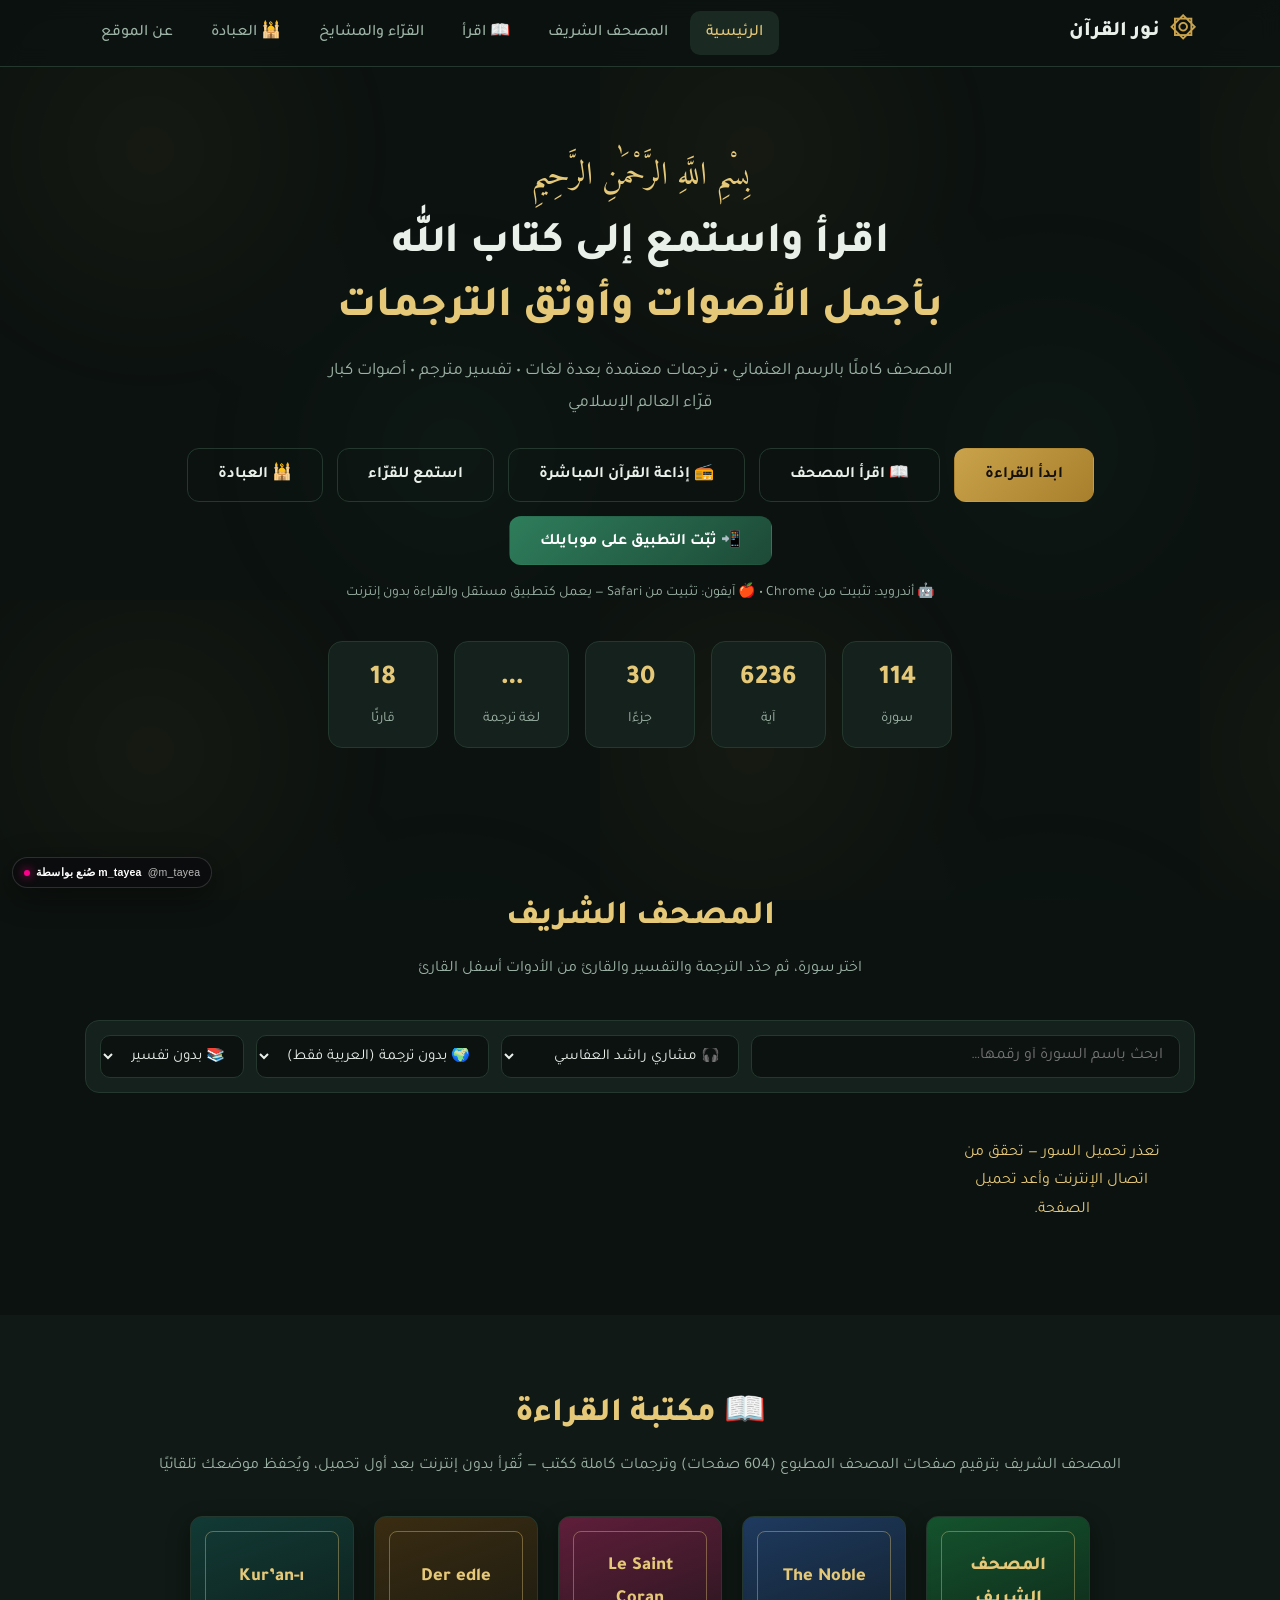
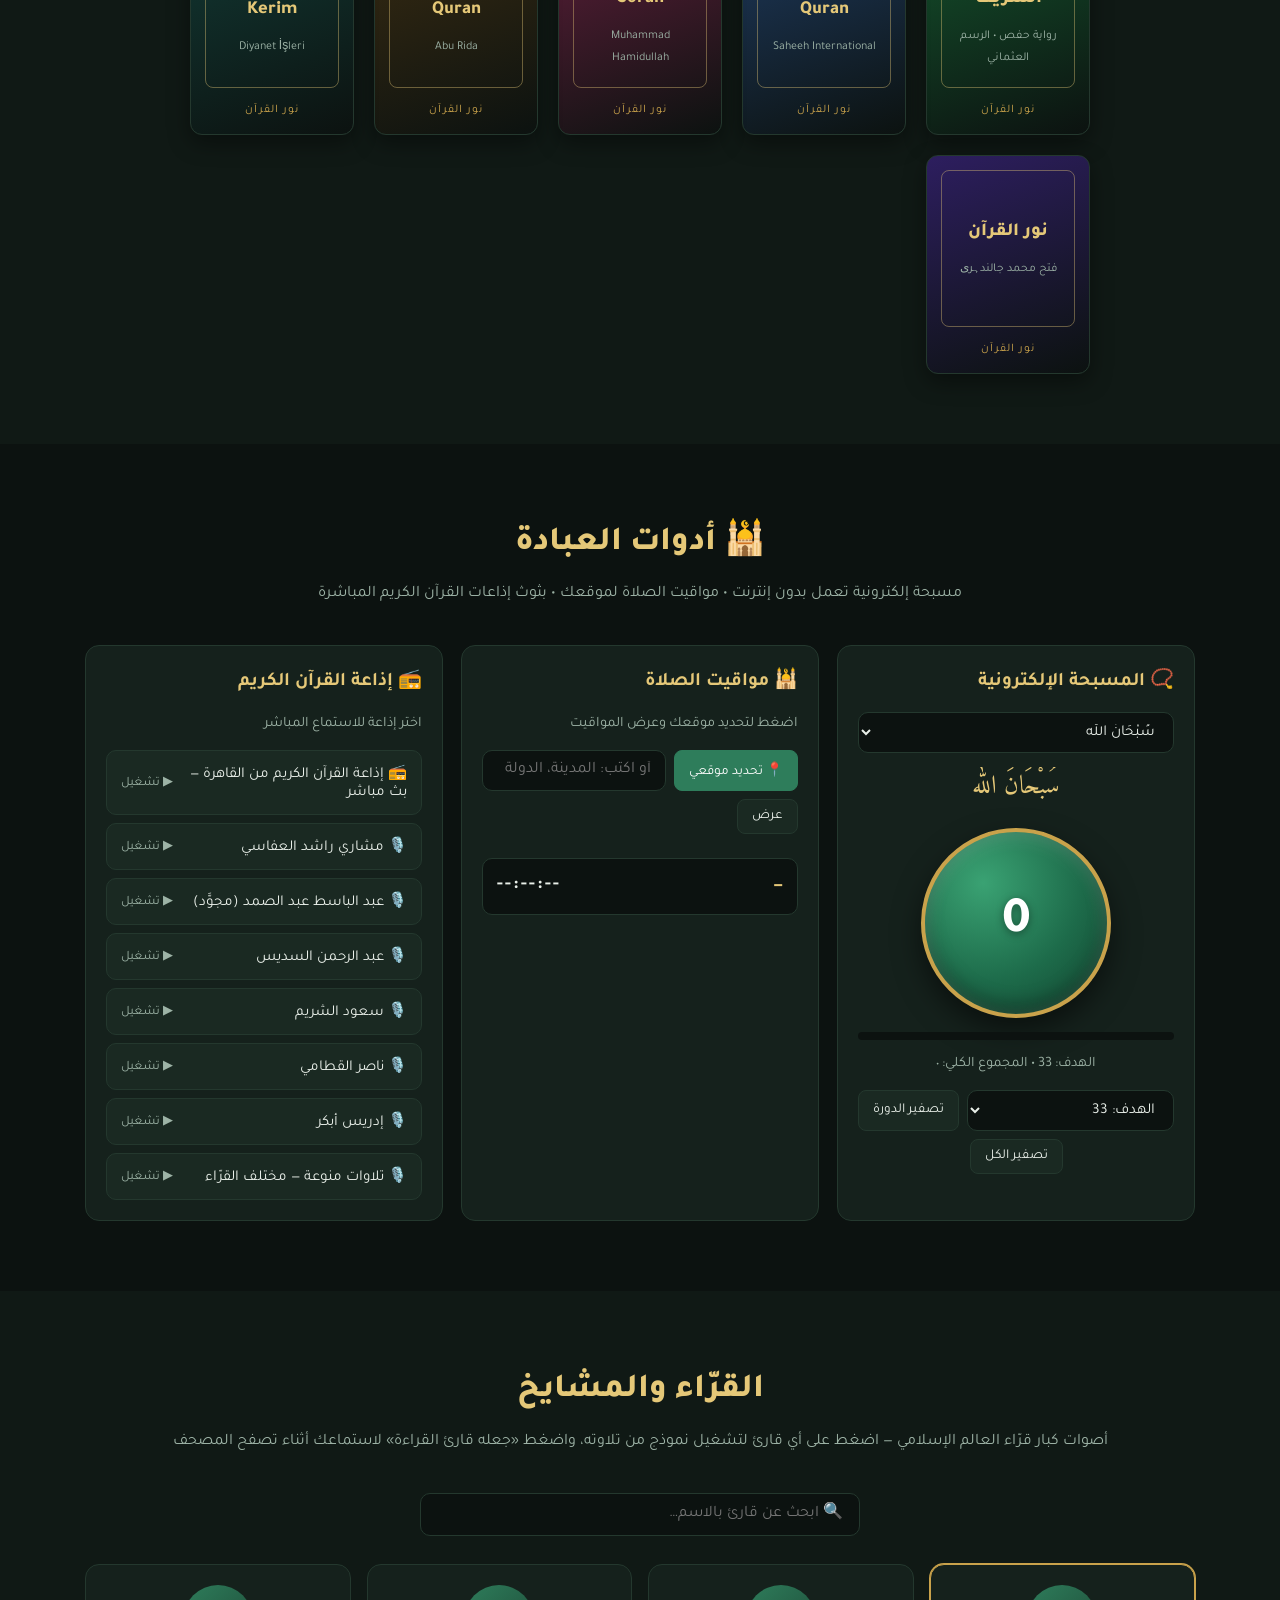
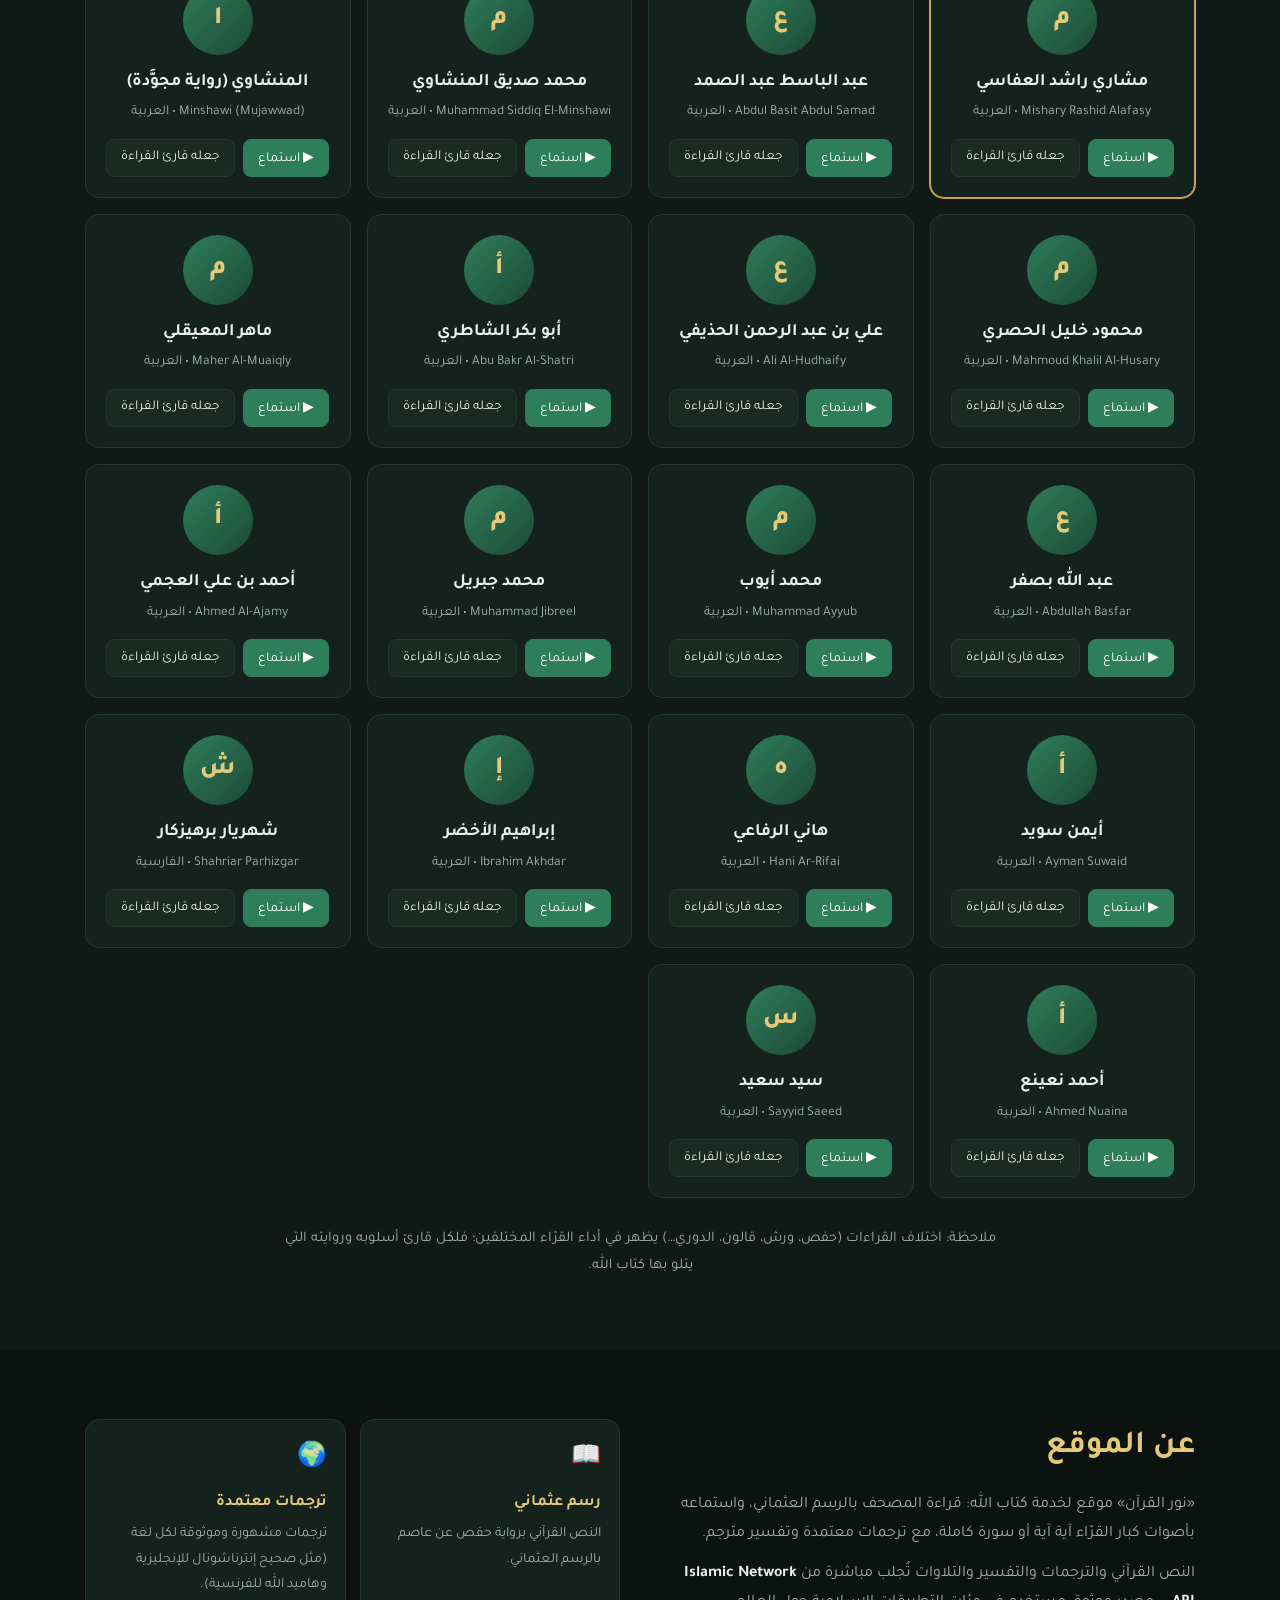
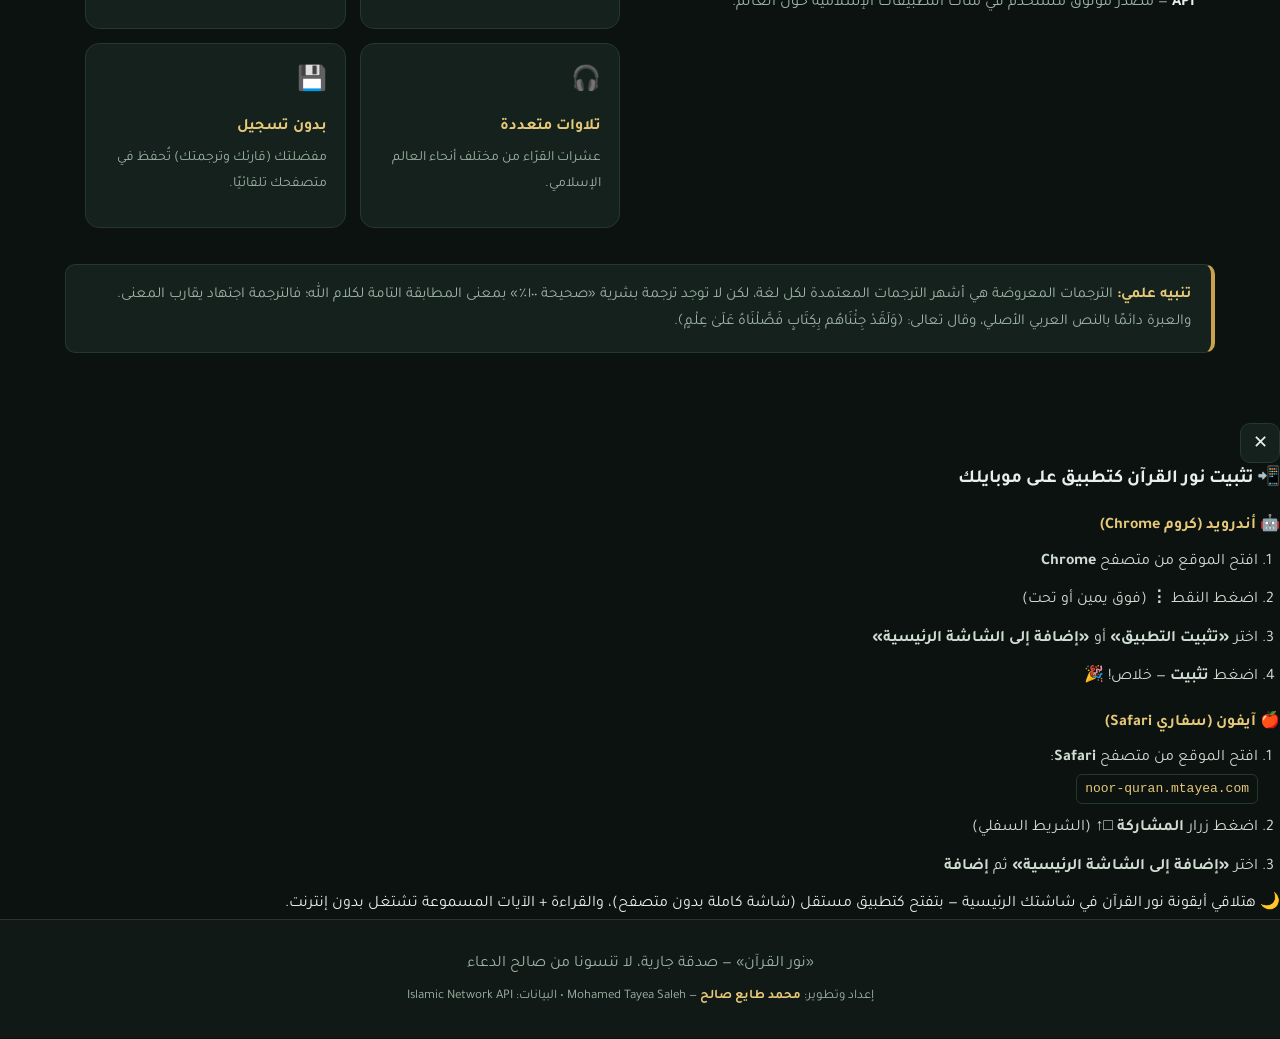
<file: index.html>
<!DOCTYPE html>
<html lang="ar" dir="rtl">
<head>
<meta charset="UTF-8">
<meta name="viewport" content="width=device-width, initial-scale=1.0">
<title>نور القرآن | المصحف مكتوبًا ومسموعًا مع الترجمة والتفسير</title>
<meta name="description" content="موقع لقراءة القرآن الكريم مكتوبًا وسماعه بأصوات كبار القرّاء، مع ترجمات معتمدة بعدة لغات وتفسير مترجم.">
<meta name="keywords" content="القرآن الكريم, المصحف, قراءة القرآن, تلاوات, قرّاء, تفسير, ترجمة القرآن, مشاري العفاسي, عبد الباسط, الحصري">
<meta name="robots" content="index, follow">
<link rel="canonical" href="https://www.noor-quran.mtayea.com/">
<meta property="og:type" content="website">
<meta property="og:title" content="نور القرآن | المصحف مكتوبًا ومسموعًا مع الترجمة والتفسير">
<meta property="og:description" content="اقرأ واستمع إلى كتاب الله بالرسم العثماني، بأصوات كبار القرّاء، مع ترجمات معتمدة بعدة لغات وتفسير مترجم.">
<meta property="og:url" content="https://www.noor-quran.mtayea.com/">
<meta property="og:locale" content="ar_AR">
<meta name="twitter:card" content="summary_large_image">
<meta name="twitter:title" content="نور القرآن | المصحف مكتوبًا ومسموعًا">
<meta name="twitter:description" content="اقرأ واستمع إلى كتاب الله بأجمل الأصوات وأوثق الترجمات">
<link rel="preconnect" href="https://fonts.googleapis.com">
<link href="https://fonts.googleapis.com/css2?family=Amiri+Quran&family=Amiri:wght@400;700&family=Tajawal:wght@300;400;500;700;800&display=swap" rel="stylesheet">
<link rel="manifest" href="manifest.json">
<meta name="theme-color" content="#0c1210">
<meta name="mobile-web-app-capable" content="yes">
<meta name="apple-mobile-web-app-capable" content="yes">
<meta name="apple-mobile-web-app-status-bar-style" content="black-translucent">
<link rel="apple-touch-icon" href="icon-192.png">
<link rel="stylesheet" href="style.css">
</head>
<body>

<div class="bg-pattern"></div>

<header class="site-header">
  <div class="container header-inner">
    <a href="#home" class="brand">
      <span class="brand-mark">۞</span>
      <span class="brand-text">نور القرآن</span>
    </a>
    <nav class="main-nav" id="mainNav">
      <a href="#home" class="nav-link active">الرئيسية</a>
      <a href="#quran" class="nav-link">المصحف الشريف</a>
      <a href="#library" class="nav-link">📖 اقرأ</a>
      <a href="#reciters" class="nav-link">القرّاء والمشايخ</a>
      <a href="#worship" class="nav-link">🕌 العبادة</a>
      <a href="#about" class="nav-link">عن الموقع</a>
    </nav>
    <button class="nav-toggle" id="navToggle" aria-label="القائمة">☰</button>
  </div>
</header>

<main>
  <!-- ===== HERO / HOME ===== -->
  <section id="home" class="hero section">
    <div class="container hero-inner">
      <p class="hero-bismillah">بِسْمِ اللَّهِ الرَّحْمَٰنِ الرَّحِيمِ</p>
      <h1 class="hero-title">اقرأ واستمع إلى كتاب الله<br><span>بأجمل الأصوات وأوثق الترجمات</span></h1>
      <p class="hero-sub">المصحف كاملًا بالرسم العثماني • ترجمات معتمدة بعدة لغات • تفسير مترجم • أصوات كبار قرّاء العالم الإسلامي</p>
      <div class="hero-actions">
        <a href="#quran" class="btn btn-primary">ابدأ القراءة</a>
        <a href="#library" class="btn btn-ghost">📖 اقرأ المصحف</a>
        <a href="#worship" class="btn btn-ghost">📻 إذاعة القرآن المباشرة</a>
        <a href="#reciters" class="btn btn-ghost">استمع للقرّاء</a>
        <a href="#worship" class="btn btn-ghost">🕌 العبادة</a>
        <button class="btn btn-primary" style="background:linear-gradient(135deg,#2e7d5b,#1d4a37);color:#fff" onclick="document.getElementById('iosModal').classList.add('open')">📲 ثبّت التطبيق على موبايلك</button>
      </div>
      <p class="hero-apk-note">🤖 أندرويد: تثبيت من Chrome • 🍎 آيفون: تثبيت من Safari — يعمل كتطبيق مستقل والقراءة بدون إنترنت</p>
      <div class="hero-stats">
        <div class="stat"><span class="stat-num">114</span><span class="stat-label">سورة</span></div>
        <div class="stat"><span class="stat-num">6236</span><span class="stat-label">آية</span></div>
        <div class="stat"><span class="stat-num">30</span><span class="stat-label">جزءًا</span></div>
        <div class="stat" id="statLangs"><span class="stat-num">…</span><span class="stat-label">لغة ترجمة</span></div>
        <div class="stat" id="statReciters"><span class="stat-num">…</span><span class="stat-label">قارئًا</span></div>
      </div>
    </div>
  </section>

  <!-- ===== QURAN ===== -->
  <section id="quran" class="section">
    <div class="container">
      <div class="section-head">
        <h2>المصحف الشريف</h2>
        <p>اختر سورة، ثم حدّد الترجمة والتفسير والقارئ من الأدوات أسفل القارئ</p>
      </div>

      <div class="toolbar">
        <input type="search" id="surahSearch" class="search-input" placeholder="ابحث باسم السورة أو رقمها…">
        <select id="reciterSelect" class="select" title="القارئ"></select>
        <select id="translationSelect" class="select" title="الترجمة"></select>
        <select id="tafsirSelect" class="select" title="التفسير"></select>
      </div>

      <div class="surah-grid" id="surahGrid"></div>
    </div>
  </section>

  <!-- ===== READER OVERLAY ===== -->
  <div class="reader-overlay" id="readerOverlay">
    <div class="reader">
      <div class="reader-header">
        <button class="reader-close" id="readerClose">✕</button>
        <div class="reader-title-wrap">
          <h3 id="readerTitle"></h3>
          <p id="readerMeta"></p>
        </div>
        <button class="btn-play-all" id="playAllBtn">▶ تشغيل السورة</button>
        <button class="btn-play-all dl-btn" id="dlSurahBtn" style="display:none">⬇️ تحميل السورة للاستماع بدون نت</button>
      </div>
      <div class="reader-body" id="readerBody"></div>
      <div class="reader-footer">
        <button class="btn btn-ghost" id="prevSurahBtn">‹ السورة السابقة</button>
        <button class="btn btn-ghost" id="nextSurahBtn">السورة التالية ›</button>
      </div>
    </div>
  </div>

  <!-- ===== LIBRARY (اقرأ) ===== -->
  <section id="library" class="section section-alt">
    <div class="container">
      <div class="section-head">
        <h2>📖 مكتبة القراءة</h2>
        <p>المصحف الشريف بترقيم صفحات المصحف المطبوع (604 صفحات) وترجمات كاملة ككتب — تُقرأ بدون إنترنت بعد أول تحميل، ويُحفظ موضعك تلقائيًا</p>
      </div>
      <div class="library-grid" id="libraryGrid"></div>
    </div>
  </section>

  <!-- ===== BOOK READER OVERLAY ===== -->
  <div class="book-overlay" id="bookOverlay">
    <div class="book-topbar">
      <button class="reader-close" onclick="closeBook()">✕</button>
      <select id="bookSel" class="select" onchange="switchBook(this)"></select>
      <select id="bookSurahSel" class="select" onchange="goSurah(this)"><option value="">انتقال إلى سورة…</option></select>
      <span class="book-pos" id="bookPageNum"></span>
    </div>
    <div class="book-stage" id="bookStage">
      <div class="book-paper" id="bookPage"></div>
    </div>
    <div class="book-nav">
      <button class="btn btn-ghost" id="bookPrev" onclick="bookPrev()">‹ السابقة</button>
      <input type="number" id="bookJump" class="book-jump" min="1" onchange="bookJumpGo(this)" title="رقم الصفحة">
      <button class="btn btn-ghost" id="bookNext" onclick="bookNext()">التالية ›</button>
    </div>
  </div>

  <!-- ===== WORSHIP TOOLS ===== -->
  <section id="worship" class="section">
    <div class="container">
      <div class="section-head">
        <h2>🕌 أدوات العبادة</h2>
        <p>مسبحة إلكترونية تعمل بدون إنترنت • مواقيت الصلاة لموقعك • بثوث إذاعات القرآن الكريم المباشرة</p>
      </div>
      <div class="worship-grid">

        <!-- المسبحة -->
        <div class="tool-card">
          <h3>📿 المسبحة الإلكترونية</h3>
          <select id="tasDhikrSel" class="select" onchange="tasSelect(this)"></select>
          <div class="tas-dhikr" id="tasDhikr">سُبْحَانَ الله</div>
          <button class="tas-circle" onclick="tasTap()" aria-label="اضغط للتسبيح">
            <span class="tas-count" id="tasCount">0</span>
          </button>
          <div class="tas-bar-wrap"><div class="tas-bar" id="tasBar"></div></div>
          <div class="tas-meta">الهدف: <span id="tasTarget">33</span> • المجموع الكلي: <span id="tasTotal">0</span></div>
          <div class="tas-controls">
            <select id="tasTargetSel" class="select" onchange="tasTargetFn(this)"></select>
            <button class="reciter-btn" onclick="tasResetCycle()">تصفير الدورة</button>
            <button class="reciter-btn" onclick="tasResetAll()">تصفير الكل</button>
          </div>
          <div class="tas-flash" id="tasFlash"></div>
        </div>

        <!-- مواقيت الصلاة -->
        <div class="tool-card">
          <h3>🕌 مواقيت الصلاة</h3>
          <p class="pray-status" id="prayStatus">اضغط لتحديد موقعك وعرض المواقيت</p>
          <div class="pray-actions">
            <button class="reciter-btn primary" onclick="prayLocate()">📍 تحديد موقعي</button>
            <input type="text" id="prayCity" class="search-input" placeholder="أو اكتب: المدينة، الدولة">
            <button class="reciter-btn" onclick="prayCityGo()">عرض</button>
          </div>
          <div class="pray-grid" id="prayGrid"></div>
          <div class="pray-next">
            <span id="prayNextLabel">—</span>
            <span class="pray-countdown" id="prayCountdown">--:--:--</span>
          </div>
        </div>

        <!-- إذاعة القرآن -->
        <div class="tool-card">
          <h3>📻 إذاعة القرآن الكريم</h3>
          <p class="pray-status" id="radioStatus">اختر إذاعة للاستماع المباشر</p>
          <div class="radio-list" id="radioList"></div>
          <audio id="radioAudio" preload="none"></audio>
        </div>

      </div>
    </div>
  </section>

  <!-- ===== RECITERS ===== -->
  <section id="reciters" class="section section-alt">
    <div class="container">
      <div class="section-head">
        <h2>القرّاء والمشايخ</h2>
        <p>أصوات كبار قرّاء العالم الإسلامي — اضغط على أي قارئ لتشغيل نموذج من تلاوته، واضغط «جعله قارئ القراءة» لاستماعك أثناء تصفح المصحف</p>
      </div>
      <div class="reciter-search-wrap">
        <input type="search" id="reciterSearch" class="search-input" placeholder="🔍 ابحث عن قارئ بالاسم…">
      </div>
      <div class="reciter-grid" id="reciterGrid"></div>
      <p class="qiraat-note">ملاحظة: اختلاف القراءات (حفص، ورش، قالون، الدوري…) يظهر في أداء القرّاء المختلفين؛ فلكل قارئ أسلوبه وروايته التي يتلو بها كتاب الله.</p>
    </div>
  </section>

  <!-- ===== ABOUT ===== -->
  <section id="about" class="section">
    <div class="container about-grid">
      <div>
        <h2>عن الموقع</h2>
        <p>«نور القرآن» موقع لخدمة كتاب الله: قراءة المصحف بالرسم العثماني، واستماعه بأصوات كبار القرّاء آية آية أو سورة كاملة، مع ترجمات معتمدة وتفسير مترجم.</p>
        <p>النص القرآني والترجمات والتفسير والتلاوات تُجلب مباشرة من <strong>Islamic Network API</strong> — مصدر موثوق مستخدم في مئات التطبيقات الإسلامية حول العالم.</p>
      </div>
      <div class="about-cards">
        <div class="about-card"><span class="about-icon">📖</span><h4>رسم عثماني</h4><p>النص القرآني برواية حفص عن عاصم بالرسم العثماني.</p></div>
        <div class="about-card"><span class="about-icon">🌍</span><h4>ترجمات معتمدة</h4><p>ترجمات مشهورة وموثوقة لكل لغة (مثل صحيح إنترناشونال للإنجليزية وهاميد الله للفرنسية).</p></div>
        <div class="about-card"><span class="about-icon">🎧</span><h4>تلاوات متعددة</h4><p>عشرات القرّاء من مختلف أنحاء العالم الإسلامي.</p></div>
        <div class="about-card"><span class="about-icon">💾</span><h4>بدون تسجيل</h4><p>مفضلتك (قارئك وترجمتك) تُحفظ في متصفحك تلقائيًا.</p></div>
      </div>
    </div>
    <div class="container honesty-note">
      <strong>تنبيه علمي:</strong> الترجمات المعروضة هي أشهر الترجمات المعتمدة لكل لغة، لكن لا توجد ترجمة بشرية «صحيحة ١٠٠٪» بمعنى المطابقة التامة لكلام الله؛ فالترجمة اجتهاد يقارب المعنى. والعبرة دائمًا بالنص العربي الأصلي، وقال تعالى: ﴿وَلَقَدْ جِئْنَاهُم بِكِتَابٍ فَصَّلْنَاهُ عَلَىٰ عِلْمٍ﴾.
    </div>
  </section>
</main>

<div class="ios-modal" id="iosModal">
  <div class="ios-card">
    <button class="reader-close" onclick="document.getElementById('iosModal').classList.remove('open')">✕</button>
    <h3>📲 تثبيت نور القرآن كتطبيق على موبايلك</h3>

    <h4 class="install-sub">🤖 أندرويد (كروم Chrome)</h4>
    <ol>
      <li>افتح الموقع من متصفح <b>Chrome</b></li>
      <li>اضغط النقط <b>⋮</b> (فوق يمين أو تحت)</li>
      <li>اختر <b>«تثبيت التطبيق»</b> أو <b>«إضافة إلى الشاشة الرئيسية»</b></li>
      <li>اضغط <b>تثبيت</b> — خلاص! 🎉</li>
    </ol>

    <h4 class="install-sub">🍎 آيفون (سفاري Safari)</h4>
    <ol>
      <li>افتح الموقع من متصفح <b>Safari</b>:<br><code>noor-quran.mtayea.com</code></li>
      <li>اضغط زرار <b>المشاركة</b> □↑ (الشريط السفلي)</li>
      <li>اختر <b>«إضافة إلى الشاشة الرئيسية»</b> ثم <b>إضافة</b></li>
    </ol>

    <p class="ios-tip">🌙 هتلاقي أيقونة نور القرآن في شاشتك الرئيسية — بتفتح كتطبيق مستقل (شاشة كاملة بدون متصفح)، والقراءة + الآيات المسموعة تشتغل بدون إنترنت.</p>
  </div>
</div>

<footer class="site-footer">
  <div class="container footer-inner">
    <p>«نور القرآن» — صدقة جارية، لا تنسونا من صالح الدعاء</p>
    <p class="footer-src">إعداد وتطوير: <strong style="color:#e5c878">محمد طايع صالح</strong> — Mohamed Tayea Saleh • البيانات: Islamic Network API</p>
  </div>
</footer>

<div class="audio-bar" id="audioBar">
  <span id="audioBarText">…</span>
  <audio id="mainAudio" controls></audio>
</div>

<script>
if ("serviceWorker" in navigator) {
  navigator.serviceWorker.register("sw.js").catch(() => {});
}
</script>
<script src="app.js"></script>
<script src="reader.js"></script>
<script src="tools.js"></script>
<script src="mtayea-signature.js"></script>
<script src="https://m-tayea.mtayea.com/signature/mtayea-track.js" data-site="noor" defer></script>
</body>
</html>
</file>
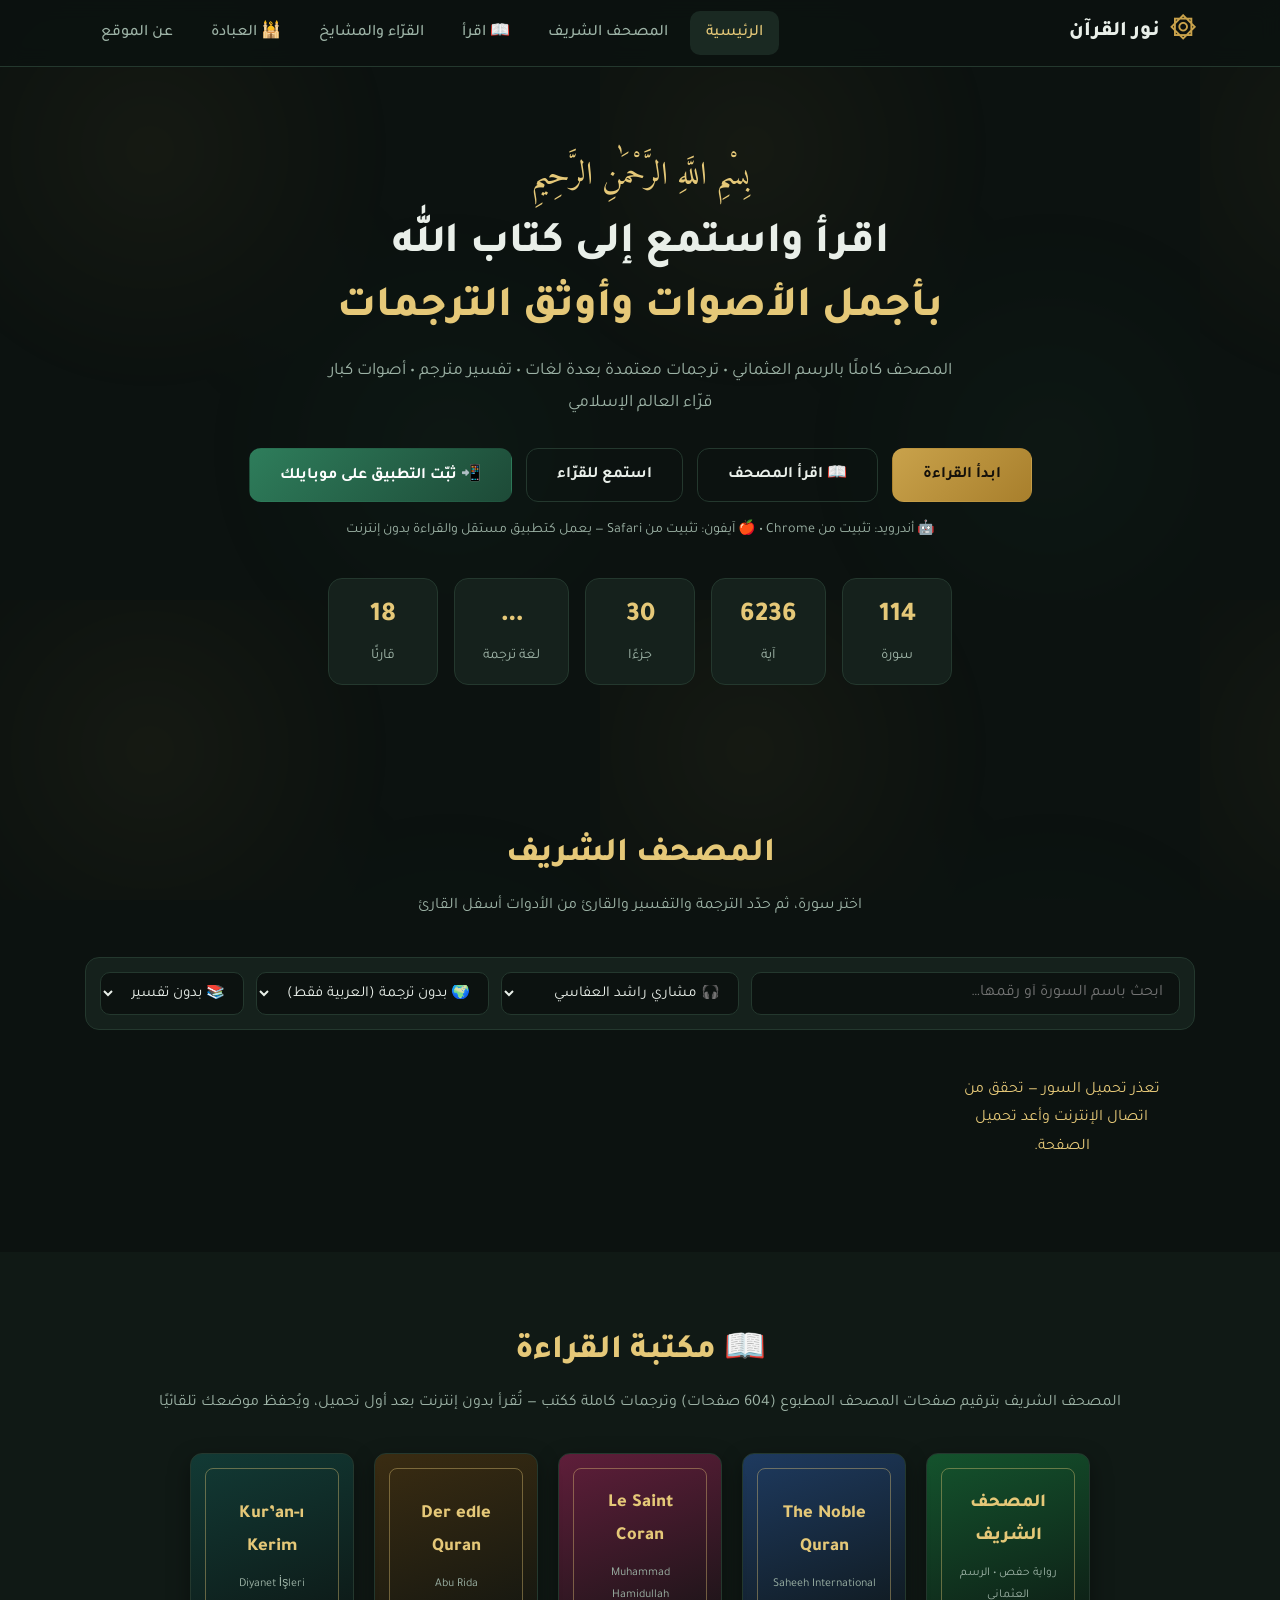
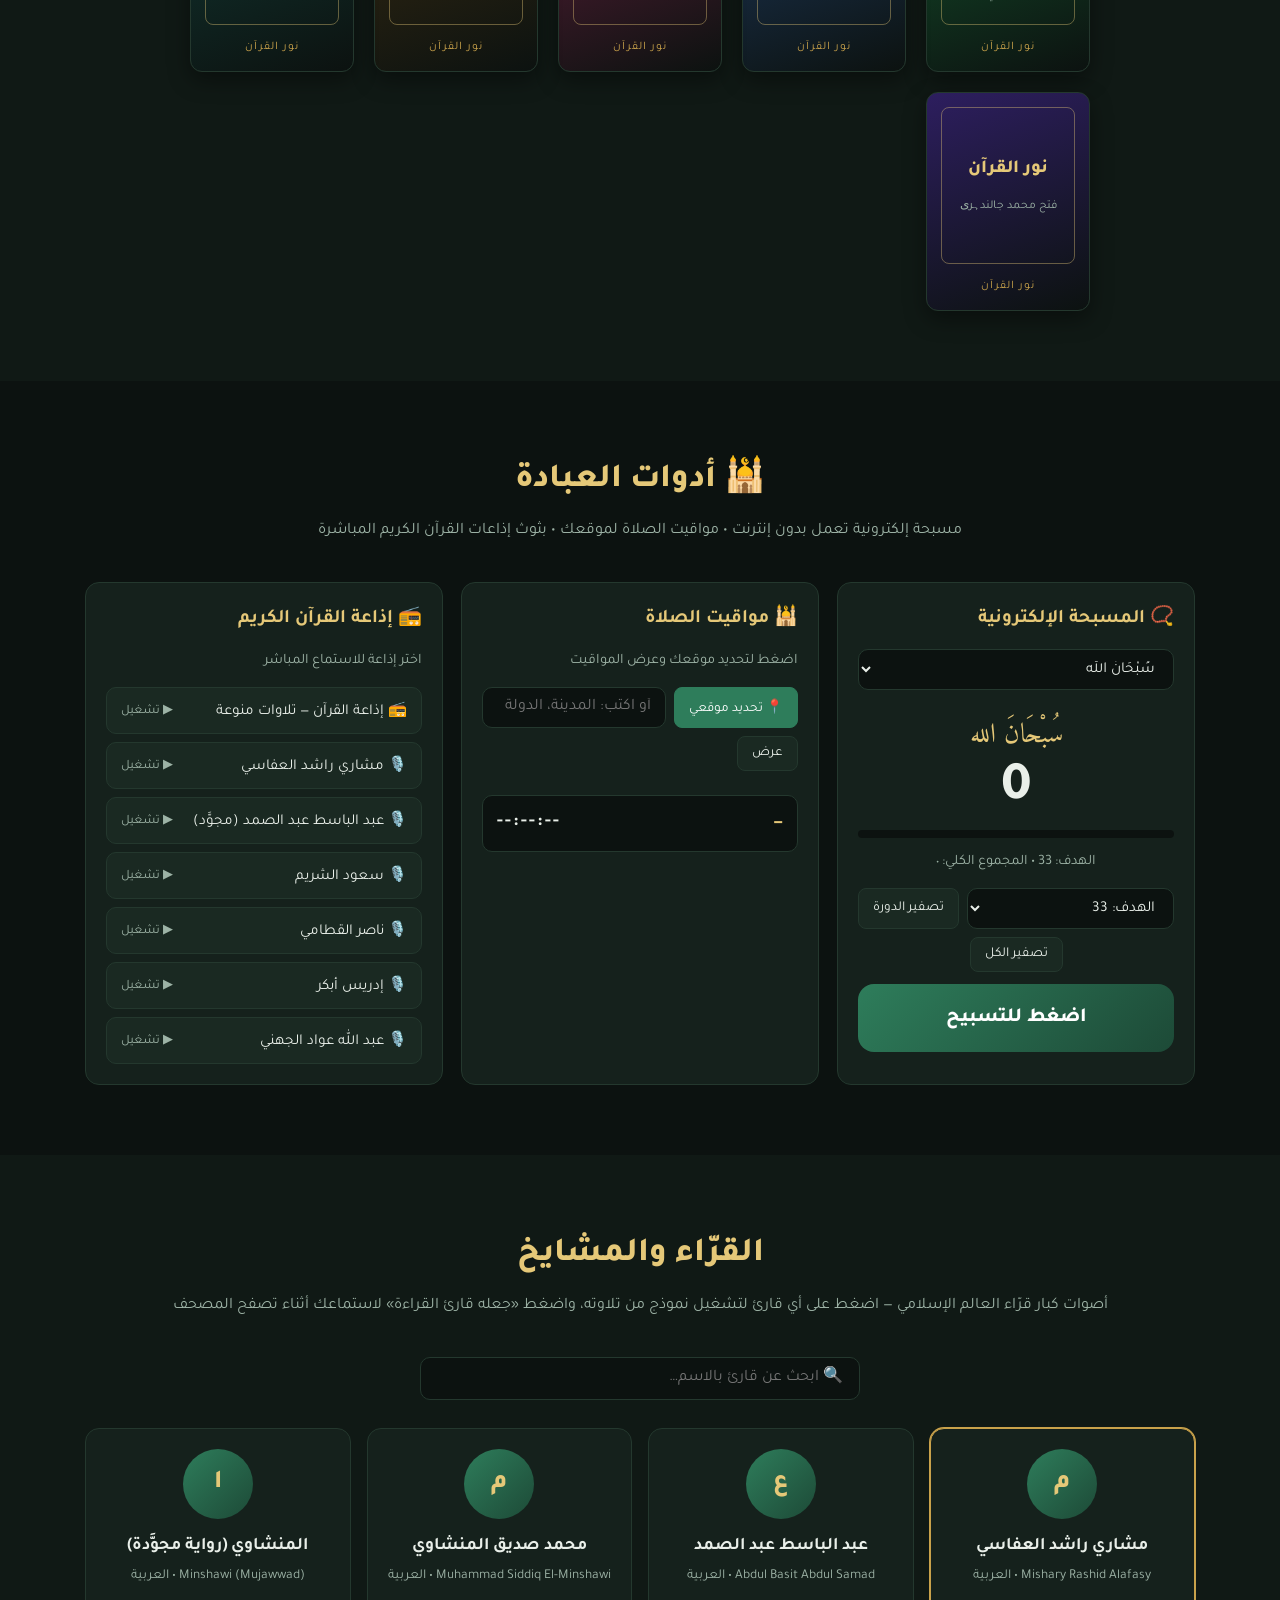
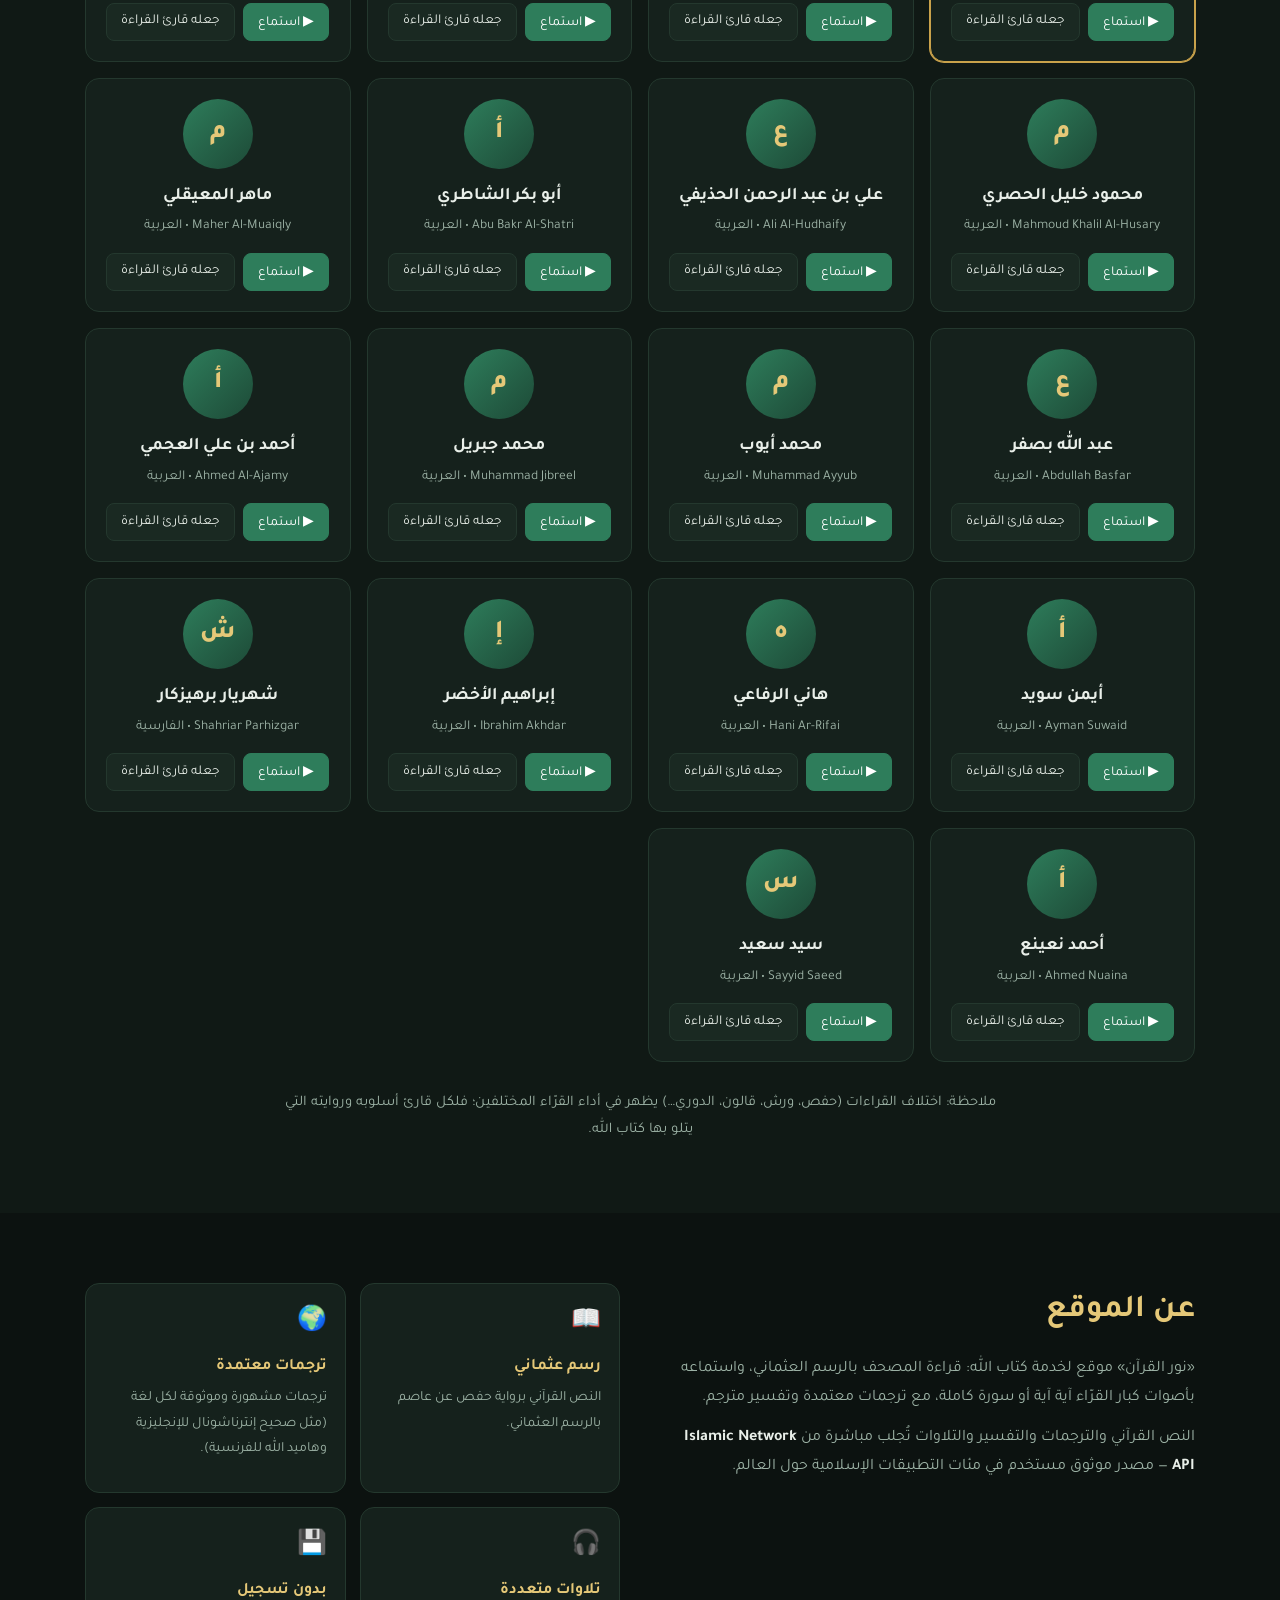
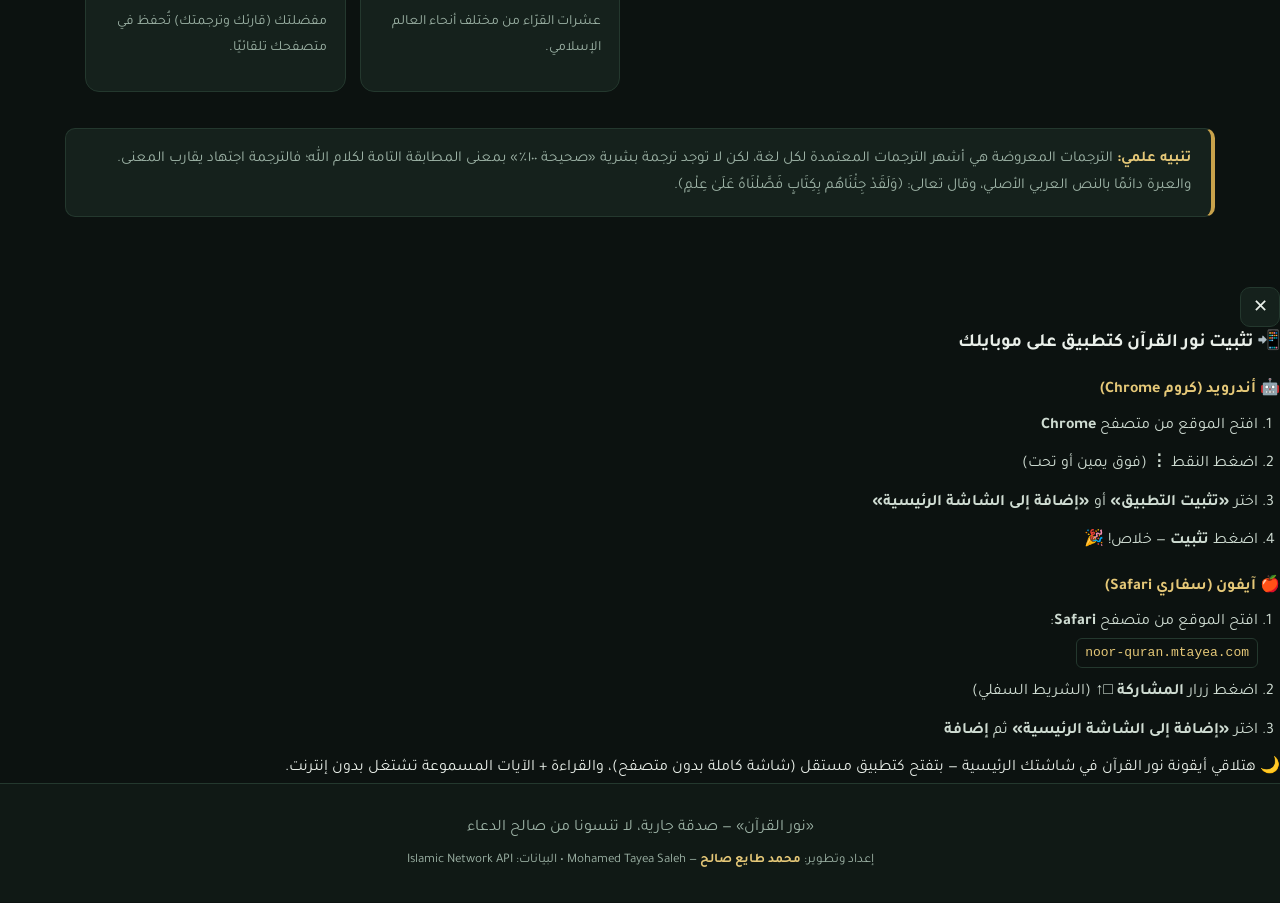
<file: quran-site/index.html>
<!DOCTYPE html>
<html lang="ar" dir="rtl">
<head>
<meta charset="UTF-8">
<meta name="viewport" content="width=device-width, initial-scale=1.0">
<title>نور القرآن | المصحف مكتوبًا ومسموعًا مع الترجمة والتفسير</title>
<meta name="description" content="موقع لقراءة القرآن الكريم مكتوبًا وسماعه بأصوات كبار القرّاء، مع ترجمات معتمدة بعدة لغات وتفسير مترجم.">
<meta name="keywords" content="القرآن الكريم, المصحف, قراءة القرآن, تلاوات, قرّاء, تفسير, ترجمة القرآن, مشاري العفاسي, عبد الباسط, الحصري">
<meta name="robots" content="index, follow">
<link rel="canonical" href="https://www.noor-quran.mtayea.com/">
<meta property="og:type" content="website">
<meta property="og:title" content="نور القرآن | المصحف مكتوبًا ومسموعًا مع الترجمة والتفسير">
<meta property="og:description" content="اقرأ واستمع إلى كتاب الله بالرسم العثماني، بأصوات كبار القرّاء، مع ترجمات معتمدة بعدة لغات وتفسير مترجم.">
<meta property="og:url" content="https://www.noor-quran.mtayea.com/">
<meta property="og:locale" content="ar_AR">
<meta name="twitter:card" content="summary_large_image">
<meta name="twitter:title" content="نور القرآن | المصحف مكتوبًا ومسموعًا">
<meta name="twitter:description" content="اقرأ واستمع إلى كتاب الله بأجمل الأصوات وأوثق الترجمات">
<link rel="preconnect" href="https://fonts.googleapis.com">
<link href="https://fonts.googleapis.com/css2?family=Amiri+Quran&family=Amiri:wght@400;700&family=Tajawal:wght@300;400;500;700;800&display=swap" rel="stylesheet">
<link rel="manifest" href="manifest.json">
<meta name="theme-color" content="#0c1210">
<meta name="mobile-web-app-capable" content="yes">
<meta name="apple-mobile-web-app-capable" content="yes">
<meta name="apple-mobile-web-app-status-bar-style" content="black-translucent">
<link rel="apple-touch-icon" href="icon-192.png">
<link rel="stylesheet" href="style.css">
</head>
<body>

<div class="bg-pattern"></div>

<header class="site-header">
  <div class="container header-inner">
    <a href="#home" class="brand">
      <span class="brand-mark">۞</span>
      <span class="brand-text">نور القرآن</span>
    </a>
    <nav class="main-nav" id="mainNav">
      <a href="#home" class="nav-link active">الرئيسية</a>
      <a href="#quran" class="nav-link">المصحف الشريف</a>
      <a href="#library" class="nav-link">📖 اقرأ</a>
      <a href="#reciters" class="nav-link">القرّاء والمشايخ</a>
      <a href="#worship" class="nav-link">🕌 العبادة</a>
      <a href="#about" class="nav-link">عن الموقع</a>
    </nav>
    <button class="nav-toggle" id="navToggle" aria-label="القائمة">☰</button>
  </div>
</header>

<main>
  <!-- ===== HERO / HOME ===== -->
  <section id="home" class="hero section">
    <div class="container hero-inner">
      <p class="hero-bismillah">بِسْمِ اللَّهِ الرَّحْمَٰنِ الرَّحِيمِ</p>
      <h1 class="hero-title">اقرأ واستمع إلى كتاب الله<br><span>بأجمل الأصوات وأوثق الترجمات</span></h1>
      <p class="hero-sub">المصحف كاملًا بالرسم العثماني • ترجمات معتمدة بعدة لغات • تفسير مترجم • أصوات كبار قرّاء العالم الإسلامي</p>
      <div class="hero-actions">
        <a href="#quran" class="btn btn-primary">ابدأ القراءة</a>
        <a href="#library" class="btn btn-ghost">📖 اقرأ المصحف</a>
        <a href="#reciters" class="btn btn-ghost">استمع للقرّاء</a>
        <button class="btn btn-primary" style="background:linear-gradient(135deg,#2e7d5b,#1d4a37);color:#fff" onclick="document.getElementById('iosModal').classList.add('open')">📲 ثبّت التطبيق على موبايلك</button>
      </div>
      <p class="hero-apk-note">🤖 أندرويد: تثبيت من Chrome • 🍎 آيفون: تثبيت من Safari — يعمل كتطبيق مستقل والقراءة بدون إنترنت</p>
      <div class="hero-stats">
        <div class="stat"><span class="stat-num">114</span><span class="stat-label">سورة</span></div>
        <div class="stat"><span class="stat-num">6236</span><span class="stat-label">آية</span></div>
        <div class="stat"><span class="stat-num">30</span><span class="stat-label">جزءًا</span></div>
        <div class="stat" id="statLangs"><span class="stat-num">…</span><span class="stat-label">لغة ترجمة</span></div>
        <div class="stat" id="statReciters"><span class="stat-num">…</span><span class="stat-label">قارئًا</span></div>
      </div>
    </div>
  </section>

  <!-- ===== QURAN ===== -->
  <section id="quran" class="section">
    <div class="container">
      <div class="section-head">
        <h2>المصحف الشريف</h2>
        <p>اختر سورة، ثم حدّد الترجمة والتفسير والقارئ من الأدوات أسفل القارئ</p>
      </div>

      <div class="toolbar">
        <input type="search" id="surahSearch" class="search-input" placeholder="ابحث باسم السورة أو رقمها…">
        <select id="reciterSelect" class="select" title="القارئ"></select>
        <select id="translationSelect" class="select" title="الترجمة"></select>
        <select id="tafsirSelect" class="select" title="التفسير"></select>
      </div>

      <div class="surah-grid" id="surahGrid"></div>
    </div>
  </section>

  <!-- ===== READER OVERLAY ===== -->
  <div class="reader-overlay" id="readerOverlay">
    <div class="reader">
      <div class="reader-header">
        <button class="reader-close" id="readerClose">✕</button>
        <div class="reader-title-wrap">
          <h3 id="readerTitle"></h3>
          <p id="readerMeta"></p>
        </div>
        <button class="btn-play-all" id="playAllBtn">▶ تشغيل السورة</button>
        <button class="btn-play-all dl-btn" id="dlSurahBtn" style="display:none">⬇️ تحميل السورة للاستماع بدون نت</button>
      </div>
      <div class="reader-body" id="readerBody"></div>
      <div class="reader-footer">
        <button class="btn btn-ghost" id="prevSurahBtn">‹ السورة السابقة</button>
        <button class="btn btn-ghost" id="nextSurahBtn">السورة التالية ›</button>
      </div>
    </div>
  </div>

  <!-- ===== LIBRARY (اقرأ) ===== -->
  <section id="library" class="section section-alt">
    <div class="container">
      <div class="section-head">
        <h2>📖 مكتبة القراءة</h2>
        <p>المصحف الشريف بترقيم صفحات المصحف المطبوع (604 صفحات) وترجمات كاملة ككتب — تُقرأ بدون إنترنت بعد أول تحميل، ويُحفظ موضعك تلقائيًا</p>
      </div>
      <div class="library-grid" id="libraryGrid"></div>
    </div>
  </section>

  <!-- ===== BOOK READER OVERLAY ===== -->
  <div class="book-overlay" id="bookOverlay">
    <div class="book-topbar">
      <button class="reader-close" onclick="closeBook()">✕</button>
      <select id="bookSel" class="select" onchange="switchBook(this)"></select>
      <select id="bookSurahSel" class="select" onchange="goSurah(this)"><option value="">انتقال إلى سورة…</option></select>
      <span class="book-pos" id="bookPageNum"></span>
    </div>
    <div class="book-stage" id="bookStage">
      <div class="book-paper" id="bookPage"></div>
    </div>
    <div class="book-nav">
      <button class="btn btn-ghost" id="bookPrev" onclick="bookPrev()">‹ السابقة</button>
      <input type="number" id="bookJump" class="book-jump" min="1" onchange="bookJumpGo(this)" title="رقم الصفحة">
      <button class="btn btn-ghost" id="bookNext" onclick="bookNext()">التالية ›</button>
    </div>
  </div>

  <!-- ===== WORSHIP TOOLS ===== -->
  <section id="worship" class="section">
    <div class="container">
      <div class="section-head">
        <h2>🕌 أدوات العبادة</h2>
        <p>مسبحة إلكترونية تعمل بدون إنترنت • مواقيت الصلاة لموقعك • بثوث إذاعات القرآن الكريم المباشرة</p>
      </div>
      <div class="worship-grid">

        <!-- المسبحة -->
        <div class="tool-card">
          <h3>📿 المسبحة الإلكترونية</h3>
          <select id="tasDhikrSel" class="select" onchange="tasSelect(this)"></select>
          <div class="tas-dhikr" id="tasDhikr">سُبْحَانَ الله</div>
          <div class="tas-count" id="tasCount">0</div>
          <div class="tas-bar-wrap"><div class="tas-bar" id="tasBar"></div></div>
          <div class="tas-meta">الهدف: <span id="tasTarget">33</span> • المجموع الكلي: <span id="tasTotal">0</span></div>
          <div class="tas-controls">
            <select id="tasTargetSel" class="select" onchange="tasTargetFn(this)"></select>
            <button class="reciter-btn" onclick="tasResetCycle()">تصفير الدورة</button>
            <button class="reciter-btn" onclick="tasResetAll()">تصفير الكل</button>
          </div>
          <button class="tas-tap" onclick="tasTap()">اضغط للتسبيح</button>
          <div class="tas-flash" id="tasFlash"></div>
        </div>

        <!-- مواقيت الصلاة -->
        <div class="tool-card">
          <h3>🕌 مواقيت الصلاة</h3>
          <p class="pray-status" id="prayStatus">اضغط لتحديد موقعك وعرض المواقيت</p>
          <div class="pray-actions">
            <button class="reciter-btn primary" onclick="prayLocate()">📍 تحديد موقعي</button>
            <input type="text" id="prayCity" class="search-input" placeholder="أو اكتب: المدينة، الدولة">
            <button class="reciter-btn" onclick="prayCityGo()">عرض</button>
          </div>
          <div class="pray-grid" id="prayGrid"></div>
          <div class="pray-next">
            <span id="prayNextLabel">—</span>
            <span class="pray-countdown" id="prayCountdown">--:--:--</span>
          </div>
        </div>

        <!-- إذاعة القرآن -->
        <div class="tool-card">
          <h3>📻 إذاعة القرآن الكريم</h3>
          <p class="pray-status" id="radioStatus">اختر إذاعة للاستماع المباشر</p>
          <div class="radio-list" id="radioList"></div>
          <audio id="radioAudio" preload="none"></audio>
        </div>

      </div>
    </div>
  </section>

  <!-- ===== RECITERS ===== -->
  <section id="reciters" class="section section-alt">
    <div class="container">
      <div class="section-head">
        <h2>القرّاء والمشايخ</h2>
        <p>أصوات كبار قرّاء العالم الإسلامي — اضغط على أي قارئ لتشغيل نموذج من تلاوته، واضغط «جعله قارئ القراءة» لاستماعك أثناء تصفح المصحف</p>
      </div>
      <div class="reciter-search-wrap">
        <input type="search" id="reciterSearch" class="search-input" placeholder="🔍 ابحث عن قارئ بالاسم…">
      </div>
      <div class="reciter-grid" id="reciterGrid"></div>
      <p class="qiraat-note">ملاحظة: اختلاف القراءات (حفص، ورش، قالون، الدوري…) يظهر في أداء القرّاء المختلفين؛ فلكل قارئ أسلوبه وروايته التي يتلو بها كتاب الله.</p>
    </div>
  </section>

  <!-- ===== ABOUT ===== -->
  <section id="about" class="section">
    <div class="container about-grid">
      <div>
        <h2>عن الموقع</h2>
        <p>«نور القرآن» موقع لخدمة كتاب الله: قراءة المصحف بالرسم العثماني، واستماعه بأصوات كبار القرّاء آية آية أو سورة كاملة، مع ترجمات معتمدة وتفسير مترجم.</p>
        <p>النص القرآني والترجمات والتفسير والتلاوات تُجلب مباشرة من <strong>Islamic Network API</strong> — مصدر موثوق مستخدم في مئات التطبيقات الإسلامية حول العالم.</p>
      </div>
      <div class="about-cards">
        <div class="about-card"><span class="about-icon">📖</span><h4>رسم عثماني</h4><p>النص القرآني برواية حفص عن عاصم بالرسم العثماني.</p></div>
        <div class="about-card"><span class="about-icon">🌍</span><h4>ترجمات معتمدة</h4><p>ترجمات مشهورة وموثوقة لكل لغة (مثل صحيح إنترناشونال للإنجليزية وهاميد الله للفرنسية).</p></div>
        <div class="about-card"><span class="about-icon">🎧</span><h4>تلاوات متعددة</h4><p>عشرات القرّاء من مختلف أنحاء العالم الإسلامي.</p></div>
        <div class="about-card"><span class="about-icon">💾</span><h4>بدون تسجيل</h4><p>مفضلتك (قارئك وترجمتك) تُحفظ في متصفحك تلقائيًا.</p></div>
      </div>
    </div>
    <div class="container honesty-note">
      <strong>تنبيه علمي:</strong> الترجمات المعروضة هي أشهر الترجمات المعتمدة لكل لغة، لكن لا توجد ترجمة بشرية «صحيحة ١٠٠٪» بمعنى المطابقة التامة لكلام الله؛ فالترجمة اجتهاد يقارب المعنى. والعبرة دائمًا بالنص العربي الأصلي، وقال تعالى: ﴿وَلَقَدْ جِئْنَاهُم بِكِتَابٍ فَصَّلْنَاهُ عَلَىٰ عِلْمٍ﴾.
    </div>
  </section>
</main>

<div class="ios-modal" id="iosModal">
  <div class="ios-card">
    <button class="reader-close" onclick="document.getElementById('iosModal').classList.remove('open')">✕</button>
    <h3>📲 تثبيت نور القرآن كتطبيق على موبايلك</h3>

    <h4 class="install-sub">🤖 أندرويد (كروم Chrome)</h4>
    <ol>
      <li>افتح الموقع من متصفح <b>Chrome</b></li>
      <li>اضغط النقط <b>⋮</b> (فوق يمين أو تحت)</li>
      <li>اختر <b>«تثبيت التطبيق»</b> أو <b>«إضافة إلى الشاشة الرئيسية»</b></li>
      <li>اضغط <b>تثبيت</b> — خلاص! 🎉</li>
    </ol>

    <h4 class="install-sub">🍎 آيفون (سفاري Safari)</h4>
    <ol>
      <li>افتح الموقع من متصفح <b>Safari</b>:<br><code>noor-quran.mtayea.com</code></li>
      <li>اضغط زرار <b>المشاركة</b> □↑ (الشريط السفلي)</li>
      <li>اختر <b>«إضافة إلى الشاشة الرئيسية»</b> ثم <b>إضافة</b></li>
    </ol>

    <p class="ios-tip">🌙 هتلاقي أيقونة نور القرآن في شاشتك الرئيسية — بتفتح كتطبيق مستقل (شاشة كاملة بدون متصفح)، والقراءة + الآيات المسموعة تشتغل بدون إنترنت.</p>
  </div>
</div>

<footer class="site-footer">
  <div class="container footer-inner">
    <p>«نور القرآن» — صدقة جارية، لا تنسونا من صالح الدعاء</p>
    <p class="footer-src">إعداد وتطوير: <strong style="color:#e5c878">محمد طايع صالح</strong> — Mohamed Tayea Saleh • البيانات: Islamic Network API</p>
  </div>
</footer>

<div class="audio-bar" id="audioBar">
  <span id="audioBarText">…</span>
  <audio id="mainAudio" controls></audio>
</div>

<script>
if ("serviceWorker" in navigator) {
  navigator.serviceWorker.register("sw.js").catch(() => {});
}
</script>
<script src="app.js"></script>
<script src="reader.js"></script>
<script src="tools.js"></script>
</body>
</html>
</file>
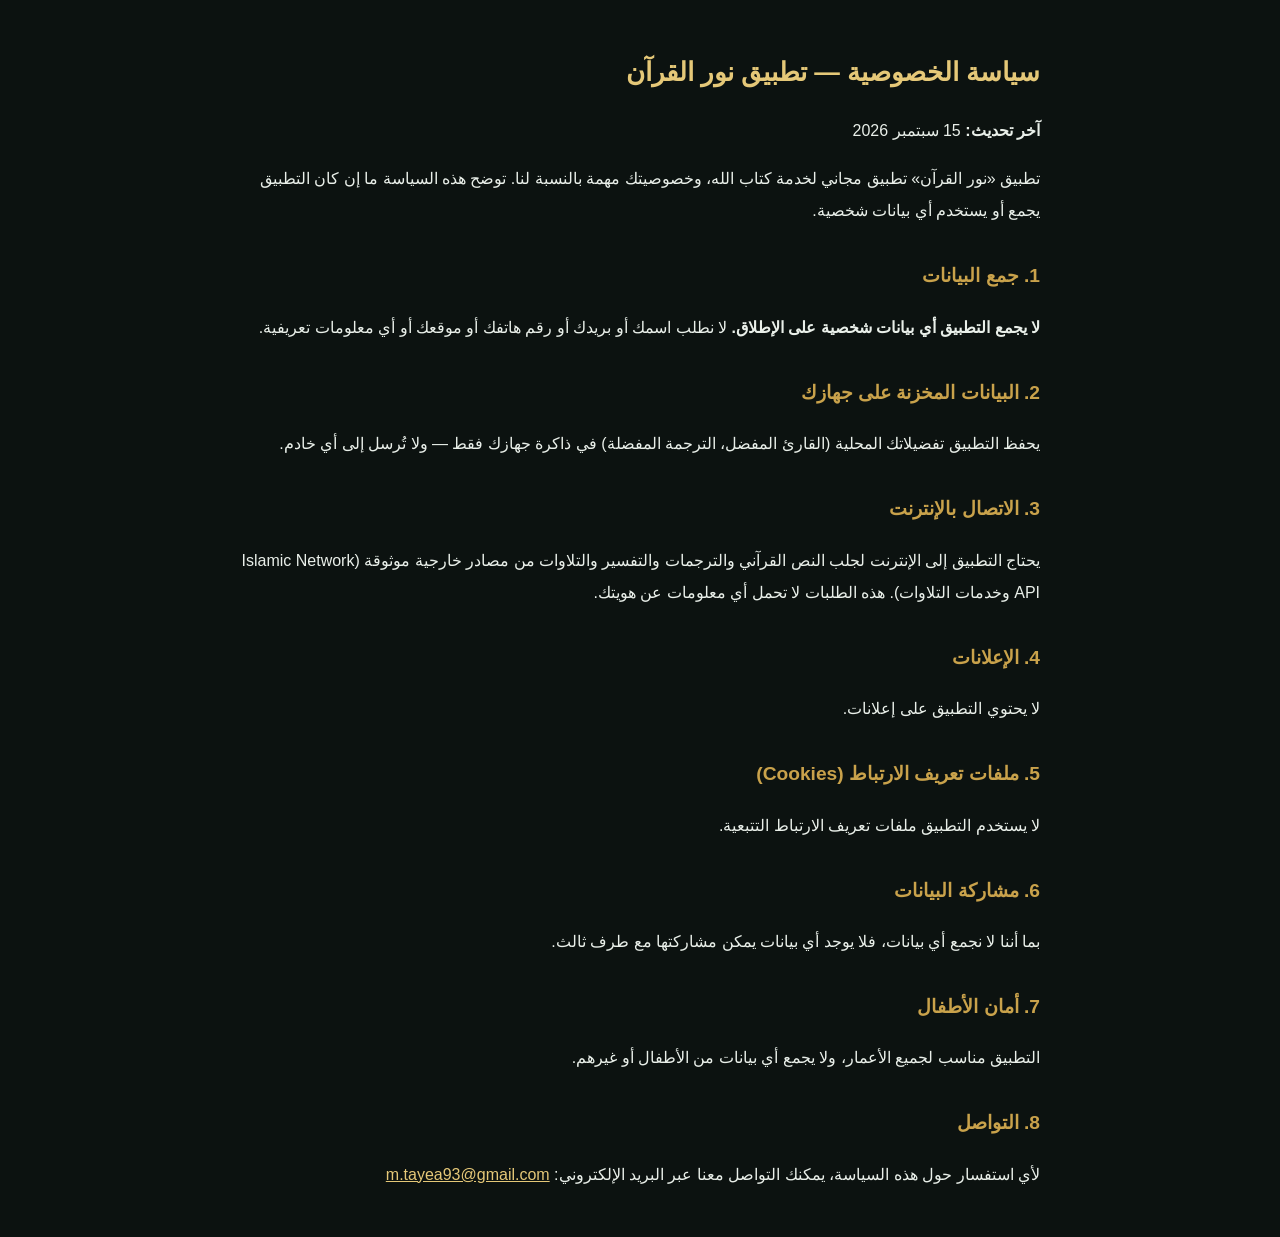
<file: privacy.html>
<!DOCTYPE html>
<html lang="ar" dir="rtl">
<head>
<meta charset="UTF-8">
<meta name="viewport" content="width=device-width, initial-scale=1.0">
<title>سياسة الخصوصية | نور القرآن</title>
<style>
  body{font-family:'Segoe UI',Tahoma,sans-serif;background:#0c1210;color:#e9efe9;line-height:2;max-width:800px;margin:0 auto;padding:30px 20px}
  h1{color:#e5c878;font-size:1.6rem}
  h2{color:#c9a24b;font-size:1.2rem;margin-top:30px}
  a{color:#e5c878}
</style>
</head>
<body>
<h1>سياسة الخصوصية — تطبيق نور القرآن</h1>
<p><strong>آخر تحديث:</strong> 15 سبتمبر 2026</p>

<p>تطبيق «نور القرآن» تطبيق مجاني لخدمة كتاب الله، وخصوصيتك مهمة بالنسبة لنا. توضح هذه السياسة ما إن كان التطبيق يجمع أو يستخدم أي بيانات شخصية.</p>

<h2>1. جمع البيانات</h2>
<p><strong>لا يجمع التطبيق أي بيانات شخصية على الإطلاق.</strong> لا نطلب اسمك أو بريدك أو رقم هاتفك أو موقعك أو أي معلومات تعريفية.</p>

<h2>2. البيانات المخزنة على جهازك</h2>
<p>يحفظ التطبيق تفضيلاتك المحلية (القارئ المفضل، الترجمة المفضلة) في ذاكرة جهازك فقط — ولا تُرسل إلى أي خادم.</p>

<h2>3. الاتصال بالإنترنت</h2>
<p>يحتاج التطبيق إلى الإنترنت لجلب النص القرآني والترجمات والتفسير والتلاوات من مصادر خارجية موثوقة (Islamic Network API وخدمات التلاوات). هذه الطلبات لا تحمل أي معلومات عن هويتك.</p>

<h2>4. الإعلانات</h2>
<p>لا يحتوي التطبيق على إعلانات.</p>

<h2>5. ملفات تعريف الارتباط (Cookies)</h2>
<p>لا يستخدم التطبيق ملفات تعريف الارتباط التتبعية.</p>

<h2>6. مشاركة البيانات</h2>
<p>بما أننا لا نجمع أي بيانات، فلا يوجد أي بيانات يمكن مشاركتها مع طرف ثالث.</p>

<h2>7. أمان الأطفال</h2>
<p>التطبيق مناسب لجميع الأعمار، ولا يجمع أي بيانات من الأطفال أو غيرهم.</p>

<h2>8. التواصل</h2>
<p>لأي استفسار حول هذه السياسة، يمكنك التواصل معنا عبر البريد الإلكتروني: <a href="mailto:m.tayea93@gmail.com">m.tayea93@gmail.com</a></p>
</body>
</html>
</file>
<file: style.css>
:root{
  --bg:#0c1210;
  --bg-2:#101915;
  --card:#15211c;
  --card-2:#1a2922;
  --line:#24382e;
  --gold:#c9a24b;
  --gold-2:#e5c878;
  --green:#2e7d5b;
  --text:#e9efe9;
  --muted:#9db3a6;
  --radius:14px;
}
*{box-sizing:border-box;margin:0;padding:0}
html{scroll-behavior:smooth}
body{
  font-family:'Tajawal',sans-serif;
  background:var(--bg);
  color:var(--text);
  line-height:1.8;
  overflow-x:hidden;
}
.bg-pattern{
  position:fixed;inset:0;z-index:-1;opacity:.05;pointer-events:none;
  background-image:radial-gradient(circle at 25% 25%, var(--gold) 0, transparent 40%),
                   radial-gradient(circle at 75% 75%, var(--green) 0, transparent 40%);
  background-size:600px 600px;
}
.container{max-width:1150px;margin:0 auto;padding:0 20px}
a{color:inherit;text-decoration:none}

/* ===== Header ===== */
.site-header{
  position:sticky;top:0;z-index:50;
  background:rgba(12,18,16,.9);backdrop-filter:blur(10px);
  border-bottom:1px solid var(--line);
}
.header-inner{display:flex;align-items:center;justify-content:space-between;height:66px}
.brand{display:flex;align-items:center;gap:10px;font-size:1.3rem;font-weight:800}
.brand-mark{color:var(--gold);font-size:1.6rem}
.main-nav{display:flex;gap:6px}
.nav-link{padding:8px 16px;border-radius:10px;color:var(--muted);font-weight:500;transition:.2s}
.nav-link:hover{color:var(--text)}
.nav-link.active{background:var(--card-2);color:var(--gold-2)}
.nav-toggle{display:none;background:none;border:1px solid var(--line);color:var(--text);border-radius:8px;padding:6px 12px;font-size:1.2rem;cursor:pointer}

/* ===== Hero ===== */
.hero{padding:90px 0 70px;text-align:center}
.hero-bismillah{
  font-family:'Amiri Quran',serif;font-size:2rem;color:var(--gold-2);margin-bottom:18px;
}
.hero-title{font-size:2.7rem;font-weight:800;line-height:1.5;margin-bottom:14px}
.hero-title span{color:var(--gold-2)}
.hero-sub{color:var(--muted);font-size:1.1rem;max-width:640px;margin:0 auto 28px}
.hero-actions{display:flex;gap:14px;justify-content:center;flex-wrap:wrap;margin-bottom:16px}
.hero-apk-note{color:var(--muted);font-size:.88rem;margin-bottom:34px;text-align:center}
.btn{
  display:inline-block;padding:12px 30px;border-radius:12px;font-weight:700;cursor:pointer;
  border:1px solid transparent;transition:.2s;font-size:1rem;font-family:inherit;
}
.btn-primary{background:linear-gradient(135deg,var(--gold),#a87f2c);color:#14100a}
.btn-primary:hover{filter:brightness(1.1)}
.btn-ghost{background:transparent;border-color:var(--line);color:var(--text)}
.btn-ghost:hover{border-color:var(--gold);color:var(--gold-2)}
.hero-stats{display:flex;gap:16px;justify-content:center;flex-wrap:wrap}
.stat{
  background:var(--card);border:1px solid var(--line);border-radius:var(--radius);
  padding:14px 28px;min-width:110px;
}
.stat-num{display:block;font-size:1.7rem;font-weight:800;color:var(--gold-2)}
.stat-label{color:var(--muted);font-size:.9rem}

/* ===== Sections ===== */
.section{padding:70px 0}
.section-alt{background:var(--bg-2)}
.section-head{text-align:center;margin-bottom:36px}
.section-head h2{font-size:2.1rem;font-weight:800;color:var(--gold-2)}
.section-head p{color:var(--muted);margin-top:6px}

/* ===== Toolbar ===== */
.toolbar{
  display:flex;gap:12px;flex-wrap:wrap;margin-bottom:26px;
  background:var(--card);border:1px solid var(--line);border-radius:var(--radius);padding:14px;
}
.search-input{
  flex:1;min-width:220px;background:var(--bg);border:1px solid var(--line);
  border-radius:10px;padding:11px 16px;color:var(--text);font-family:inherit;font-size:1rem;
}
.search-input:focus{outline:none;border-color:var(--gold)}
.select{
  background:var(--bg);border:1px solid var(--line);border-radius:10px;
  padding:11px 14px;color:var(--text);font-family:inherit;font-size:.95rem;cursor:pointer;max-width:260px;
}
.select:focus{outline:none;border-color:var(--gold)}

/* ===== Surah grid ===== */
.surah-grid{display:grid;grid-template-columns:repeat(auto-fill,minmax(230px,1fr));gap:14px}
.surah-card{
  background:var(--card);border:1px solid var(--line);border-radius:var(--radius);
  padding:16px;cursor:pointer;transition:.2s;display:flex;gap:14px;align-items:center;
}
.surah-card:hover{transform:translateY(-3px);border-color:var(--gold);background:var(--card-2)}
.surah-num{
  width:46px;height:46px;flex-shrink:0;display:grid;place-items:center;
  border:2px solid var(--gold);border-radius:12px;color:var(--gold-2);font-weight:800;
  transform:rotate(45deg);
}
.surah-num span{transform:rotate(-45deg)}
.surah-info h4{font-size:1.05rem}
.surah-info p{color:var(--muted);font-size:.85rem}
.surah-badge{margin-inline-start:auto;font-size:.75rem;color:var(--muted);border:1px solid var(--line);border-radius:20px;padding:2px 10px}

/* ===== Reader ===== */
.reader-overlay{
  position:fixed;inset:0;z-index:100;display:none;
  background:rgba(5,8,7,.96);overflow-y:auto;
}
.reader-overlay.open{display:block}
.reader{max-width:900px;margin:0 auto;padding:20px}
.reader-header{
  display:flex;align-items:center;gap:14px;flex-wrap:wrap;
  position:sticky;top:0;background:rgba(5,8,7,.97);padding:14px 0;border-bottom:1px solid var(--line);z-index:5;
}
.reader-close{
  background:var(--card);border:1px solid var(--line);color:var(--text);
  width:40px;height:40px;border-radius:10px;cursor:pointer;font-size:1.1rem;
}
.reader-title-wrap{flex:1;min-width:180px}
.reader-title-wrap h3{font-size:1.4rem;color:var(--gold-2)}
.reader-title-wrap p{color:var(--muted);font-size:.85rem}
.btn-play-all{
  background:var(--green);border:none;color:#fff;padding:10px 20px;border-radius:10px;
  font-family:inherit;font-weight:700;cursor:pointer;font-size:.95rem;
}
.btn-play-all.playing{background:#a33}
.reader-body{padding:26px 0}
.bismillah-line{
  font-family:'Amiri Quran',serif;font-size:2.1rem;text-align:center;color:var(--gold-2);
  margin-bottom:26px;
}
.ayah-block{
  background:var(--card);border:1px solid var(--line);border-radius:var(--radius);
  padding:20px 22px;margin-bottom:16px;transition:.2s;
}
.ayah-block.playing{border-color:var(--gold);background:var(--card-2);box-shadow:0 0 0 1px var(--gold)}
.ayah-head{display:flex;align-items:center;gap:12px;margin-bottom:12px}
.ayah-num-badge{
  background:var(--green);color:#fff;border-radius:8px;padding:2px 12px;font-size:.85rem;font-weight:700;
}
.ayah-play-btn{
  background:var(--card-2);border:1px solid var(--line);color:var(--gold-2);
  width:36px;height:36px;border-radius:50%;cursor:pointer;font-size:.9rem;transition:.2s;
}
.ayah-play-btn:hover{border-color:var(--gold)}
.ayah-arabic{
  font-family:'Amiri Quran',serif;font-size:1.9rem;line-height:2.3;color:var(--text);
}
.ayah-translation{margin-top:12px;color:var(--muted);border-right:3px solid var(--green);padding-right:12px;font-size:.98rem}
.ayah-tafsir{
  margin-top:12px;background:var(--bg);border:1px solid var(--line);border-radius:10px;
  padding:12px 14px;font-size:.92rem;color:#cfdcd2;
}
.ayah-tafsir strong{color:var(--gold-2)}
.reader-footer{display:flex;justify-content:space-between;padding:16px 0 40px;gap:12px;flex-wrap:wrap}

/* ===== Reciters ===== */
.reciter-search-wrap{max-width:440px;margin:0 auto 28px}
.reciter-search-wrap .search-input{width:100%}
.reciter-grid{display:grid;grid-template-columns:repeat(auto-fill,minmax(250px,1fr));gap:16px}
.reciter-card{
  background:var(--card);border:1px solid var(--line);border-radius:var(--radius);
  padding:20px;text-align:center;transition:.2s;
}
.reciter-card:hover{border-color:var(--gold)}
.reciter-card.active-reciter{border-color:var(--gold);box-shadow:0 0 0 1px var(--gold)}
.reciter-avatar{
  width:70px;height:70px;margin:0 auto 12px;border-radius:50%;
  background:linear-gradient(135deg,var(--green),#1d4a37);display:grid;place-items:center;
  font-size:1.6rem;font-weight:800;color:var(--gold-2);
}
.reciter-card h4{font-size:1.1rem;margin-bottom:2px}
.reciter-card p{color:var(--muted);font-size:.85rem;margin-bottom:14px}
.reciter-actions{display:flex;gap:8px;justify-content:center;flex-wrap:wrap}
.reciter-btn{
  background:var(--card-2);border:1px solid var(--line);color:var(--text);
  padding:8px 14px;border-radius:8px;cursor:pointer;font-family:inherit;font-size:.85rem;transition:.2s;
}
.reciter-btn:hover{border-color:var(--gold);color:var(--gold-2)}
.reciter-btn.primary{background:var(--green);border-color:var(--green);color:#fff}
.qiraat-note{color:var(--muted);text-align:center;max-width:720px;margin:28px auto 0;font-size:.92rem}

/* ===== About ===== */
.about-grid{display:grid;grid-template-columns:1fr 1fr;gap:40px;align-items:start}
.about-grid h2{font-size:2rem;color:var(--gold-2);margin-bottom:14px}
.about-grid p{color:var(--muted);margin-bottom:12px}
.about-grid strong{color:var(--text)}
.about-cards{display:grid;grid-template-columns:1fr 1fr;gap:14px}
.about-card{background:var(--card);border:1px solid var(--line);border-radius:var(--radius);padding:18px}
.about-icon{font-size:1.5rem;display:block;margin-bottom:8px}
.about-card h4{color:var(--gold-2);margin-bottom:4px}
.about-card p{font-size:.88rem}
.honesty-note{
  margin-top:36px;background:var(--card);border:1px solid var(--line);
  border-right:4px solid var(--gold);border-radius:10px;padding:16px 20px;color:var(--muted);font-size:.95rem;
}
.honesty-note strong{color:var(--gold-2)}

/* ===== Footer ===== */
.site-footer{border-top:1px solid var(--line);padding:30px 0;background:var(--bg-2)}
.footer-inner{text-align:center;color:var(--muted)}
.footer-src{font-size:.82rem;margin-top:6px}

/* ===== Audio bar ===== */
.audio-bar{
  position:fixed;bottom:0;left:0;right:0;z-index:90;
  background:var(--card-2);border-top:1px solid var(--gold);
  display:none;align-items:center;gap:16px;padding:8px 20px;
}
.audio-bar.show{display:flex}
.audio-bar span{font-size:.9rem;color:var(--gold-2);white-space:nowrap;overflow:hidden;text-overflow:ellipsis}
.audio-bar audio{height:40px;flex:1;max-width:520px}

/* ===== Responsive ===== */
@media (max-width:820px){
  .hero-title{font-size:1.9rem}
  .about-grid{grid-template-columns:1fr}
  .main-nav{
    display:none;position:absolute;top:66px;right:0;left:0;
    background:var(--bg-2);flex-direction:column;padding:12px;border-bottom:1px solid var(--line);
  }
  .main-nav.open{display:flex}
  .nav-toggle{display:block}
  .ayah-arabic{font-size:1.5rem}
  .toolbar .select{max-width:100%;width:100%}
}

/* ===== Library (مكتبة القراءة) ===== */
.library-grid{display:grid;grid-template-columns:repeat(auto-fill,minmax(160px,1fr));gap:20px;max-width:900px;margin:0 auto}
.book-cover{aspect-ratio:3/4;border-radius:12px;border:1px solid var(--line);cursor:pointer;position:relative;overflow:hidden;transition:.25s;box-shadow:0 8px 22px rgba(0,0,0,.4)}
.book-cover:hover{transform:translateY(-6px) scale(1.02);box-shadow:0 14px 30px rgba(0,0,0,.55)}
.book-cover-inner{position:absolute;inset:14px 14px 46px;display:flex;flex-direction:column;justify-content:center;align-items:center;text-align:center;gap:10px;border:1px solid rgba(229,200,120,.4);border-radius:8px;padding:10px}
.book-cover-name{font-size:1.15rem;font-weight:800;color:var(--gold-2)}
.book-cover-author{font-size:.75rem;color:var(--muted)}
.book-cover-brand{position:absolute;bottom:12px;left:0;right:0;text-align:center;font-size:.72rem;color:var(--gold);letter-spacing:1px}

/* ===== Book Reader ===== */
.book-overlay{position:fixed;inset:0;z-index:110;display:none;background:#080d0b;flex-direction:column}
.book-overlay.open{display:flex}
.book-topbar{display:flex;align-items:center;gap:10px;padding:10px 16px;background:var(--card);border-bottom:1px solid var(--line);flex-wrap:wrap}
.book-topbar .select{max-width:200px}
.book-pos{margin-inline-start:auto;color:var(--gold-2);font-weight:700;font-size:.95rem}
.book-stage{flex:1;min-height:0;overflow:hidden;padding:14px 10px;display:flex;justify-content:center}
.book-paper{background:#f6f0dc;color:#222;width:100%;max-width:760px;height:100%;min-height:0;overflow-y:auto;border-radius:6px;padding:40px 38px;box-shadow:0 10px 40px rgba(0,0,0,.6), inset 0 0 60px rgba(120,90,20,.08);line-height:2.3;box-sizing:border-box}
.book-paper[dir="rtl"]{font-family:'Amiri Quran','Amiri',serif;text-align:justify;font-size:1.65rem}
.book-paper[dir="ltr"]{text-align:left;font-size:1.08rem;line-height:1.9}
.book-loading{text-align:center;padding:80px 20px;color:#555}
.bsurah{text-align:center;margin:14px 0 10px}
.bsurah-frame{display:inline-block;border:2px solid #8a6d2f;border-radius:10px;padding:4px 26px;color:#6b541c;font-weight:700;font-size:1.15rem;background:linear-gradient(180deg,#fbf6e3,#efe4bd)}
.bbismillah{text-align:center;color:#6b541c;font-size:1.5rem;margin:6px 0 14px}
.bayah-num{display:inline-grid;place-items:center;min-width:1.7em;height:1.7em;border:1.5px solid #8a6d2f;border-radius:50%;font-size:.55em;color:#6b541c;margin:0 4px;font-family:'Tajawal',sans-serif;vertical-align:middle}
.btrans-surah{text-align:center;font-weight:800;color:#6b541c;border-bottom:2px solid #d8c68a;padding-bottom:6px;margin:18px 0 12px;font-size:1.05rem}
.btrans-ayah{display:flex;gap:10px;margin-bottom:12px;align-items:flex-start}
.btrans-ayah .bayah-num{flex-shrink:0;margin-top:3px;border-color:#b09a55;color:#8a6d2f}
.btrans-ayah p{margin:0;flex:1}
.book-nav{display:flex;align-items:center;justify-content:center;gap:14px;padding:12px;background:var(--card);border-top:1px solid var(--line)}
.book-jump{width:90px;background:var(--bg);border:1px solid var(--line);border-radius:10px;padding:10px;color:var(--text);text-align:center;font-family:inherit}
.book-nav .btn:disabled{opacity:.35;cursor:default}
@media(max-width:640px){
  .book-stage{padding:8px 6px}
  .book-paper{padding:22px 14px}
  .book-paper[dir="rtl"]{font-size:1.3rem;line-height:2}
}

/* ===== Install modal ===== */
.install-sub{color:var(--gold-2);margin:16px 0 6px;font-size:1rem}
.ios-card ol{margin:6px 0 0;padding-inline-start:22px}
.ios-card li{margin-bottom:8px;color:#cfdcd2;line-height:1.9}
.ios-card code{background:var(--bg);border:1px solid var(--line);border-radius:6px;padding:2px 8px;color:var(--gold-2);direction:ltr;display:inline-block}

/* ===== Worship Tools ===== */
.worship-grid{display:grid;grid-template-columns:repeat(auto-fit,minmax(300px,1fr));gap:18px}
.tool-card{background:var(--card);border:1px solid var(--line);border-radius:var(--radius);padding:20px;display:flex;flex-direction:column;gap:12px;position:relative}
.tool-card h3{color:var(--gold-2);font-size:1.2rem}
.tool-card .select{width:100%;max-width:none}
.tas-dhikr{text-align:center;font-family:'Amiri',serif;font-size:1.6rem;color:var(--gold-2);line-height:1.6;margin:2px 0;overflow:hidden}
.tas-count{text-align:center;font-size:3.2rem;font-weight:800;color:#fff;line-height:1;text-shadow:0 2px 8px rgba(0,0,0,.4)}
.tas-bar-wrap{height:8px;background:var(--bg);border-radius:10px;overflow:hidden}
.tas-bar{height:100%;width:0;background:linear-gradient(90deg,var(--green),var(--gold));transition:width .15s}
.tas-meta{text-align:center;color:var(--muted);font-size:.9rem}
.tas-controls{display:flex;gap:8px;flex-wrap:wrap;justify-content:center}
.tas-controls .select{width:auto;flex:1;min-width:120px}
.tas-circle{width:190px;height:190px;border-radius:50%;margin:6px auto 2px;display:grid;place-items:center;border:4px solid var(--gold);cursor:pointer;user-select:none;-webkit-user-select:none;touch-action:manipulation;background:radial-gradient(circle at 32% 28%,#3aa273 0%,#1d6b4a 55%,#12422e 100%);box-shadow:0 12px 28px rgba(0,0,0,.5),inset 0 4px 18px rgba(255,255,255,.18),inset 0 -8px 18px rgba(0,0,0,.35);transition:transform .08s,filter .08s;font-family:inherit}
.tas-circle:active{transform:scale(.93);filter:brightness(1.2)}
.tas-flash{position:absolute;left:0;right:0;top:44%;text-align:center;font-size:1.3rem;font-weight:800;color:var(--gold-2);opacity:0;transition:.3s;pointer-events:none}
.tas-flash.show{opacity:1}
.pray-status{color:var(--muted);font-size:.9rem}
.pray-actions{display:flex;gap:8px;flex-wrap:wrap}
.pray-actions .search-input{flex:1;min-width:140px;padding:10px 14px}
.pray-grid{display:grid;grid-template-columns:repeat(3,1fr);gap:8px}
.pray-cell{background:var(--bg);border:1px solid var(--line);border-radius:10px;padding:10px 6px;text-align:center;display:flex;flex-direction:column;gap:4px}
.pray-cell.next{border-color:var(--gold);background:var(--card-2);box-shadow:0 0 0 1px var(--gold)}
.pray-name{color:var(--muted);font-size:.82rem}
.pray-time{color:var(--text);font-weight:700;font-size:1.02rem;direction:ltr}
.pray-cell.next .pray-name{color:var(--gold-2)}
.pray-next{display:flex;justify-content:space-between;align-items:center;background:var(--bg);border:1px solid var(--line);border-radius:10px;padding:10px 14px;color:var(--gold-2);font-weight:700}
.pray-countdown{font-size:1.2rem;letter-spacing:2px;color:var(--text);font-variant-numeric:tabular-nums}
.radio-list{display:flex;flex-direction:column;gap:8px}
.radio-item{display:flex;justify-content:space-between;align-items:center;gap:10px;background:var(--card-2);border:1px solid var(--line);border-radius:10px;padding:12px 14px;color:var(--text);cursor:pointer;font-family:inherit;font-size:.95rem;text-align:right;transition:.15s}
.radio-item:hover{border-color:var(--gold)}
.radio-item.active{border-color:var(--gold);background:var(--bg)}
.radio-state{color:var(--muted);font-size:.8rem;white-space:nowrap}
.radio-item.active .radio-state{color:var(--gold-2)}
@media(max-width:420px){.pray-grid{grid-template-columns:repeat(2,1fr)}}

/* failed radio station */
.radio-item.failed{opacity:.55}
.radio-item.failed .radio-state{color:#c96a5f}
</file>
<file: quran-site/style.css>
:root{
  --bg:#0c1210;
  --bg-2:#101915;
  --card:#15211c;
  --card-2:#1a2922;
  --line:#24382e;
  --gold:#c9a24b;
  --gold-2:#e5c878;
  --green:#2e7d5b;
  --text:#e9efe9;
  --muted:#9db3a6;
  --radius:14px;
}
*{box-sizing:border-box;margin:0;padding:0}
html{scroll-behavior:smooth}
body{
  font-family:'Tajawal',sans-serif;
  background:var(--bg);
  color:var(--text);
  line-height:1.8;
  overflow-x:hidden;
}
.bg-pattern{
  position:fixed;inset:0;z-index:-1;opacity:.05;pointer-events:none;
  background-image:radial-gradient(circle at 25% 25%, var(--gold) 0, transparent 40%),
                   radial-gradient(circle at 75% 75%, var(--green) 0, transparent 40%);
  background-size:600px 600px;
}
.container{max-width:1150px;margin:0 auto;padding:0 20px}
a{color:inherit;text-decoration:none}

/* ===== Header ===== */
.site-header{
  position:sticky;top:0;z-index:50;
  background:rgba(12,18,16,.9);backdrop-filter:blur(10px);
  border-bottom:1px solid var(--line);
}
.header-inner{display:flex;align-items:center;justify-content:space-between;height:66px}
.brand{display:flex;align-items:center;gap:10px;font-size:1.3rem;font-weight:800}
.brand-mark{color:var(--gold);font-size:1.6rem}
.main-nav{display:flex;gap:6px}
.nav-link{padding:8px 16px;border-radius:10px;color:var(--muted);font-weight:500;transition:.2s}
.nav-link:hover{color:var(--text)}
.nav-link.active{background:var(--card-2);color:var(--gold-2)}
.nav-toggle{display:none;background:none;border:1px solid var(--line);color:var(--text);border-radius:8px;padding:6px 12px;font-size:1.2rem;cursor:pointer}

/* ===== Hero ===== */
.hero{padding:90px 0 70px;text-align:center}
.hero-bismillah{
  font-family:'Amiri Quran',serif;font-size:2rem;color:var(--gold-2);margin-bottom:18px;
}
.hero-title{font-size:2.7rem;font-weight:800;line-height:1.5;margin-bottom:14px}
.hero-title span{color:var(--gold-2)}
.hero-sub{color:var(--muted);font-size:1.1rem;max-width:640px;margin:0 auto 28px}
.hero-actions{display:flex;gap:14px;justify-content:center;flex-wrap:wrap;margin-bottom:16px}
.hero-apk-note{color:var(--muted);font-size:.88rem;margin-bottom:34px;text-align:center}
.btn{
  display:inline-block;padding:12px 30px;border-radius:12px;font-weight:700;cursor:pointer;
  border:1px solid transparent;transition:.2s;font-size:1rem;font-family:inherit;
}
.btn-primary{background:linear-gradient(135deg,var(--gold),#a87f2c);color:#14100a}
.btn-primary:hover{filter:brightness(1.1)}
.btn-ghost{background:transparent;border-color:var(--line);color:var(--text)}
.btn-ghost:hover{border-color:var(--gold);color:var(--gold-2)}
.hero-stats{display:flex;gap:16px;justify-content:center;flex-wrap:wrap}
.stat{
  background:var(--card);border:1px solid var(--line);border-radius:var(--radius);
  padding:14px 28px;min-width:110px;
}
.stat-num{display:block;font-size:1.7rem;font-weight:800;color:var(--gold-2)}
.stat-label{color:var(--muted);font-size:.9rem}

/* ===== Sections ===== */
.section{padding:70px 0}
.section-alt{background:var(--bg-2)}
.section-head{text-align:center;margin-bottom:36px}
.section-head h2{font-size:2.1rem;font-weight:800;color:var(--gold-2)}
.section-head p{color:var(--muted);margin-top:6px}

/* ===== Toolbar ===== */
.toolbar{
  display:flex;gap:12px;flex-wrap:wrap;margin-bottom:26px;
  background:var(--card);border:1px solid var(--line);border-radius:var(--radius);padding:14px;
}
.search-input{
  flex:1;min-width:220px;background:var(--bg);border:1px solid var(--line);
  border-radius:10px;padding:11px 16px;color:var(--text);font-family:inherit;font-size:1rem;
}
.search-input:focus{outline:none;border-color:var(--gold)}
.select{
  background:var(--bg);border:1px solid var(--line);border-radius:10px;
  padding:11px 14px;color:var(--text);font-family:inherit;font-size:.95rem;cursor:pointer;max-width:260px;
}
.select:focus{outline:none;border-color:var(--gold)}

/* ===== Surah grid ===== */
.surah-grid{display:grid;grid-template-columns:repeat(auto-fill,minmax(230px,1fr));gap:14px}
.surah-card{
  background:var(--card);border:1px solid var(--line);border-radius:var(--radius);
  padding:16px;cursor:pointer;transition:.2s;display:flex;gap:14px;align-items:center;
}
.surah-card:hover{transform:translateY(-3px);border-color:var(--gold);background:var(--card-2)}
.surah-num{
  width:46px;height:46px;flex-shrink:0;display:grid;place-items:center;
  border:2px solid var(--gold);border-radius:12px;color:var(--gold-2);font-weight:800;
  transform:rotate(45deg);
}
.surah-num span{transform:rotate(-45deg)}
.surah-info h4{font-size:1.05rem}
.surah-info p{color:var(--muted);font-size:.85rem}
.surah-badge{margin-inline-start:auto;font-size:.75rem;color:var(--muted);border:1px solid var(--line);border-radius:20px;padding:2px 10px}

/* ===== Reader ===== */
.reader-overlay{
  position:fixed;inset:0;z-index:100;display:none;
  background:rgba(5,8,7,.96);overflow-y:auto;
}
.reader-overlay.open{display:block}
.reader{max-width:900px;margin:0 auto;padding:20px}
.reader-header{
  display:flex;align-items:center;gap:14px;flex-wrap:wrap;
  position:sticky;top:0;background:rgba(5,8,7,.97);padding:14px 0;border-bottom:1px solid var(--line);z-index:5;
}
.reader-close{
  background:var(--card);border:1px solid var(--line);color:var(--text);
  width:40px;height:40px;border-radius:10px;cursor:pointer;font-size:1.1rem;
}
.reader-title-wrap{flex:1;min-width:180px}
.reader-title-wrap h3{font-size:1.4rem;color:var(--gold-2)}
.reader-title-wrap p{color:var(--muted);font-size:.85rem}
.btn-play-all{
  background:var(--green);border:none;color:#fff;padding:10px 20px;border-radius:10px;
  font-family:inherit;font-weight:700;cursor:pointer;font-size:.95rem;
}
.btn-play-all.playing{background:#a33}
.reader-body{padding:26px 0}
.bismillah-line{
  font-family:'Amiri Quran',serif;font-size:2.1rem;text-align:center;color:var(--gold-2);
  margin-bottom:26px;
}
.ayah-block{
  background:var(--card);border:1px solid var(--line);border-radius:var(--radius);
  padding:20px 22px;margin-bottom:16px;transition:.2s;
}
.ayah-block.playing{border-color:var(--gold);background:var(--card-2);box-shadow:0 0 0 1px var(--gold)}
.ayah-head{display:flex;align-items:center;gap:12px;margin-bottom:12px}
.ayah-num-badge{
  background:var(--green);color:#fff;border-radius:8px;padding:2px 12px;font-size:.85rem;font-weight:700;
}
.ayah-play-btn{
  background:var(--card-2);border:1px solid var(--line);color:var(--gold-2);
  width:36px;height:36px;border-radius:50%;cursor:pointer;font-size:.9rem;transition:.2s;
}
.ayah-play-btn:hover{border-color:var(--gold)}
.ayah-arabic{
  font-family:'Amiri Quran',serif;font-size:1.9rem;line-height:2.3;color:var(--text);
}
.ayah-translation{margin-top:12px;color:var(--muted);border-right:3px solid var(--green);padding-right:12px;font-size:.98rem}
.ayah-tafsir{
  margin-top:12px;background:var(--bg);border:1px solid var(--line);border-radius:10px;
  padding:12px 14px;font-size:.92rem;color:#cfdcd2;
}
.ayah-tafsir strong{color:var(--gold-2)}
.reader-footer{display:flex;justify-content:space-between;padding:16px 0 40px;gap:12px;flex-wrap:wrap}

/* ===== Reciters ===== */
.reciter-search-wrap{max-width:440px;margin:0 auto 28px}
.reciter-search-wrap .search-input{width:100%}
.reciter-grid{display:grid;grid-template-columns:repeat(auto-fill,minmax(250px,1fr));gap:16px}
.reciter-card{
  background:var(--card);border:1px solid var(--line);border-radius:var(--radius);
  padding:20px;text-align:center;transition:.2s;
}
.reciter-card:hover{border-color:var(--gold)}
.reciter-card.active-reciter{border-color:var(--gold);box-shadow:0 0 0 1px var(--gold)}
.reciter-avatar{
  width:70px;height:70px;margin:0 auto 12px;border-radius:50%;
  background:linear-gradient(135deg,var(--green),#1d4a37);display:grid;place-items:center;
  font-size:1.6rem;font-weight:800;color:var(--gold-2);
}
.reciter-card h4{font-size:1.1rem;margin-bottom:2px}
.reciter-card p{color:var(--muted);font-size:.85rem;margin-bottom:14px}
.reciter-actions{display:flex;gap:8px;justify-content:center;flex-wrap:wrap}
.reciter-btn{
  background:var(--card-2);border:1px solid var(--line);color:var(--text);
  padding:8px 14px;border-radius:8px;cursor:pointer;font-family:inherit;font-size:.85rem;transition:.2s;
}
.reciter-btn:hover{border-color:var(--gold);color:var(--gold-2)}
.reciter-btn.primary{background:var(--green);border-color:var(--green);color:#fff}
.qiraat-note{color:var(--muted);text-align:center;max-width:720px;margin:28px auto 0;font-size:.92rem}

/* ===== About ===== */
.about-grid{display:grid;grid-template-columns:1fr 1fr;gap:40px;align-items:start}
.about-grid h2{font-size:2rem;color:var(--gold-2);margin-bottom:14px}
.about-grid p{color:var(--muted);margin-bottom:12px}
.about-grid strong{color:var(--text)}
.about-cards{display:grid;grid-template-columns:1fr 1fr;gap:14px}
.about-card{background:var(--card);border:1px solid var(--line);border-radius:var(--radius);padding:18px}
.about-icon{font-size:1.5rem;display:block;margin-bottom:8px}
.about-card h4{color:var(--gold-2);margin-bottom:4px}
.about-card p{font-size:.88rem}
.honesty-note{
  margin-top:36px;background:var(--card);border:1px solid var(--line);
  border-right:4px solid var(--gold);border-radius:10px;padding:16px 20px;color:var(--muted);font-size:.95rem;
}
.honesty-note strong{color:var(--gold-2)}

/* ===== Footer ===== */
.site-footer{border-top:1px solid var(--line);padding:30px 0;background:var(--bg-2)}
.footer-inner{text-align:center;color:var(--muted)}
.footer-src{font-size:.82rem;margin-top:6px}

/* ===== Audio bar ===== */
.audio-bar{
  position:fixed;bottom:0;left:0;right:0;z-index:90;
  background:var(--card-2);border-top:1px solid var(--gold);
  display:none;align-items:center;gap:16px;padding:8px 20px;
}
.audio-bar.show{display:flex}
.audio-bar span{font-size:.9rem;color:var(--gold-2);white-space:nowrap;overflow:hidden;text-overflow:ellipsis}
.audio-bar audio{height:40px;flex:1;max-width:520px}

/* ===== Responsive ===== */
@media (max-width:820px){
  .hero-title{font-size:1.9rem}
  .about-grid{grid-template-columns:1fr}
  .main-nav{
    display:none;position:absolute;top:66px;right:0;left:0;
    background:var(--bg-2);flex-direction:column;padding:12px;border-bottom:1px solid var(--line);
  }
  .main-nav.open{display:flex}
  .nav-toggle{display:block}
  .ayah-arabic{font-size:1.5rem}
  .toolbar .select{max-width:100%;width:100%}
}

/* ===== Library (مكتبة القراءة) ===== */
.library-grid{display:grid;grid-template-columns:repeat(auto-fill,minmax(160px,1fr));gap:20px;max-width:900px;margin:0 auto}
.book-cover{aspect-ratio:3/4;border-radius:12px;border:1px solid var(--line);cursor:pointer;position:relative;overflow:hidden;transition:.25s;box-shadow:0 8px 22px rgba(0,0,0,.4)}
.book-cover:hover{transform:translateY(-6px) scale(1.02);box-shadow:0 14px 30px rgba(0,0,0,.55)}
.book-cover-inner{position:absolute;inset:14px 14px 46px;display:flex;flex-direction:column;justify-content:center;align-items:center;text-align:center;gap:10px;border:1px solid rgba(229,200,120,.4);border-radius:8px;padding:10px}
.book-cover-name{font-size:1.15rem;font-weight:800;color:var(--gold-2)}
.book-cover-author{font-size:.75rem;color:var(--muted)}
.book-cover-brand{position:absolute;bottom:12px;left:0;right:0;text-align:center;font-size:.72rem;color:var(--gold);letter-spacing:1px}

/* ===== Book Reader ===== */
.book-overlay{position:fixed;inset:0;z-index:110;display:none;background:#080d0b;flex-direction:column}
.book-overlay.open{display:flex}
.book-topbar{display:flex;align-items:center;gap:10px;padding:10px 16px;background:var(--card);border-bottom:1px solid var(--line);flex-wrap:wrap}
.book-topbar .select{max-width:200px}
.book-pos{margin-inline-start:auto;color:var(--gold-2);font-weight:700;font-size:.95rem}
.book-stage{flex:1;min-height:0;overflow:hidden;padding:14px 10px;display:flex;justify-content:center}
.book-paper{background:#f6f0dc;color:#222;width:100%;max-width:760px;height:100%;min-height:0;overflow-y:auto;border-radius:6px;padding:40px 38px;box-shadow:0 10px 40px rgba(0,0,0,.6), inset 0 0 60px rgba(120,90,20,.08);line-height:2.3;box-sizing:border-box}
.book-paper[dir="rtl"]{font-family:'Amiri Quran','Amiri',serif;text-align:justify;font-size:1.65rem}
.book-paper[dir="ltr"]{text-align:left;font-size:1.08rem;line-height:1.9}
.book-loading{text-align:center;padding:80px 20px;color:#555}
.bsurah{text-align:center;margin:14px 0 10px}
.bsurah-frame{display:inline-block;border:2px solid #8a6d2f;border-radius:10px;padding:4px 26px;color:#6b541c;font-weight:700;font-size:1.15rem;background:linear-gradient(180deg,#fbf6e3,#efe4bd)}
.bbismillah{text-align:center;color:#6b541c;font-size:1.5rem;margin:6px 0 14px}
.bayah-num{display:inline-grid;place-items:center;min-width:1.7em;height:1.7em;border:1.5px solid #8a6d2f;border-radius:50%;font-size:.55em;color:#6b541c;margin:0 4px;font-family:'Tajawal',sans-serif;vertical-align:middle}
.btrans-surah{text-align:center;font-weight:800;color:#6b541c;border-bottom:2px solid #d8c68a;padding-bottom:6px;margin:18px 0 12px;font-size:1.05rem}
.btrans-ayah{display:flex;gap:10px;margin-bottom:12px;align-items:flex-start}
.btrans-ayah .bayah-num{flex-shrink:0;margin-top:3px;border-color:#b09a55;color:#8a6d2f}
.btrans-ayah p{margin:0;flex:1}
.book-nav{display:flex;align-items:center;justify-content:center;gap:14px;padding:12px;background:var(--card);border-top:1px solid var(--line)}
.book-jump{width:90px;background:var(--bg);border:1px solid var(--line);border-radius:10px;padding:10px;color:var(--text);text-align:center;font-family:inherit}
.book-nav .btn:disabled{opacity:.35;cursor:default}
@media(max-width:640px){
  .book-stage{padding:8px 6px}
  .book-paper{padding:22px 14px}
  .book-paper[dir="rtl"]{font-size:1.3rem;line-height:2}
}

/* ===== Install modal ===== */
.install-sub{color:var(--gold-2);margin:16px 0 6px;font-size:1rem}
.ios-card ol{margin:6px 0 0;padding-inline-start:22px}
.ios-card li{margin-bottom:8px;color:#cfdcd2;line-height:1.9}
.ios-card code{background:var(--bg);border:1px solid var(--line);border-radius:6px;padding:2px 8px;color:var(--gold-2);direction:ltr;display:inline-block}

/* ===== Worship Tools ===== */
.worship-grid{display:grid;grid-template-columns:repeat(auto-fit,minmax(300px,1fr));gap:18px}
.tool-card{background:var(--card);border:1px solid var(--line);border-radius:var(--radius);padding:20px;display:flex;flex-direction:column;gap:12px;position:relative}
.tool-card h3{color:var(--gold-2);font-size:1.2rem}
.tool-card .select{width:100%;max-width:none}
.tas-dhikr{text-align:center;font-family:'Amiri Quran','Amiri',serif;font-size:1.7rem;color:var(--gold-2);min-height:2.4rem}
.tas-count{text-align:center;font-size:3.4rem;font-weight:800;color:var(--text);line-height:1}
.tas-bar-wrap{height:8px;background:var(--bg);border-radius:10px;overflow:hidden}
.tas-bar{height:100%;width:0;background:linear-gradient(90deg,var(--green),var(--gold));transition:width .15s}
.tas-meta{text-align:center;color:var(--muted);font-size:.9rem}
.tas-controls{display:flex;gap:8px;flex-wrap:wrap;justify-content:center}
.tas-controls .select{width:auto;flex:1;min-width:120px}
.tas-tap{border:none;border-radius:16px;padding:22px;font-size:1.25rem;font-weight:800;font-family:inherit;color:#fff;background:linear-gradient(135deg,var(--green),#1d4a37);cursor:pointer;transition:.15s;user-select:none;-webkit-user-select:none;touch-action:manipulation}
.tas-tap:active{transform:scale(.97);filter:brightness(1.15)}
.tas-flash{position:absolute;left:0;right:0;top:44%;text-align:center;font-size:1.3rem;font-weight:800;color:var(--gold-2);opacity:0;transition:.3s;pointer-events:none}
.tas-flash.show{opacity:1}
.pray-status{color:var(--muted);font-size:.9rem}
.pray-actions{display:flex;gap:8px;flex-wrap:wrap}
.pray-actions .search-input{flex:1;min-width:140px;padding:10px 14px}
.pray-grid{display:grid;grid-template-columns:repeat(3,1fr);gap:8px}
.pray-cell{background:var(--bg);border:1px solid var(--line);border-radius:10px;padding:10px 6px;text-align:center;display:flex;flex-direction:column;gap:4px}
.pray-cell.next{border-color:var(--gold);background:var(--card-2);box-shadow:0 0 0 1px var(--gold)}
.pray-name{color:var(--muted);font-size:.82rem}
.pray-time{color:var(--text);font-weight:700;font-size:1.02rem;direction:ltr}
.pray-cell.next .pray-name{color:var(--gold-2)}
.pray-next{display:flex;justify-content:space-between;align-items:center;background:var(--bg);border:1px solid var(--line);border-radius:10px;padding:10px 14px;color:var(--gold-2);font-weight:700}
.pray-countdown{font-size:1.2rem;letter-spacing:2px;color:var(--text);font-variant-numeric:tabular-nums}
.radio-list{display:flex;flex-direction:column;gap:8px}
.radio-item{display:flex;justify-content:space-between;align-items:center;gap:10px;background:var(--card-2);border:1px solid var(--line);border-radius:10px;padding:12px 14px;color:var(--text);cursor:pointer;font-family:inherit;font-size:.95rem;text-align:right;transition:.15s}
.radio-item:hover{border-color:var(--gold)}
.radio-item.active{border-color:var(--gold);background:var(--bg)}
.radio-state{color:var(--muted);font-size:.8rem;white-space:nowrap}
.radio-item.active .radio-state{color:var(--gold-2)}
@media(max-width:420px){.pray-grid{grid-template-columns:repeat(2,1fr)}}
</file>
